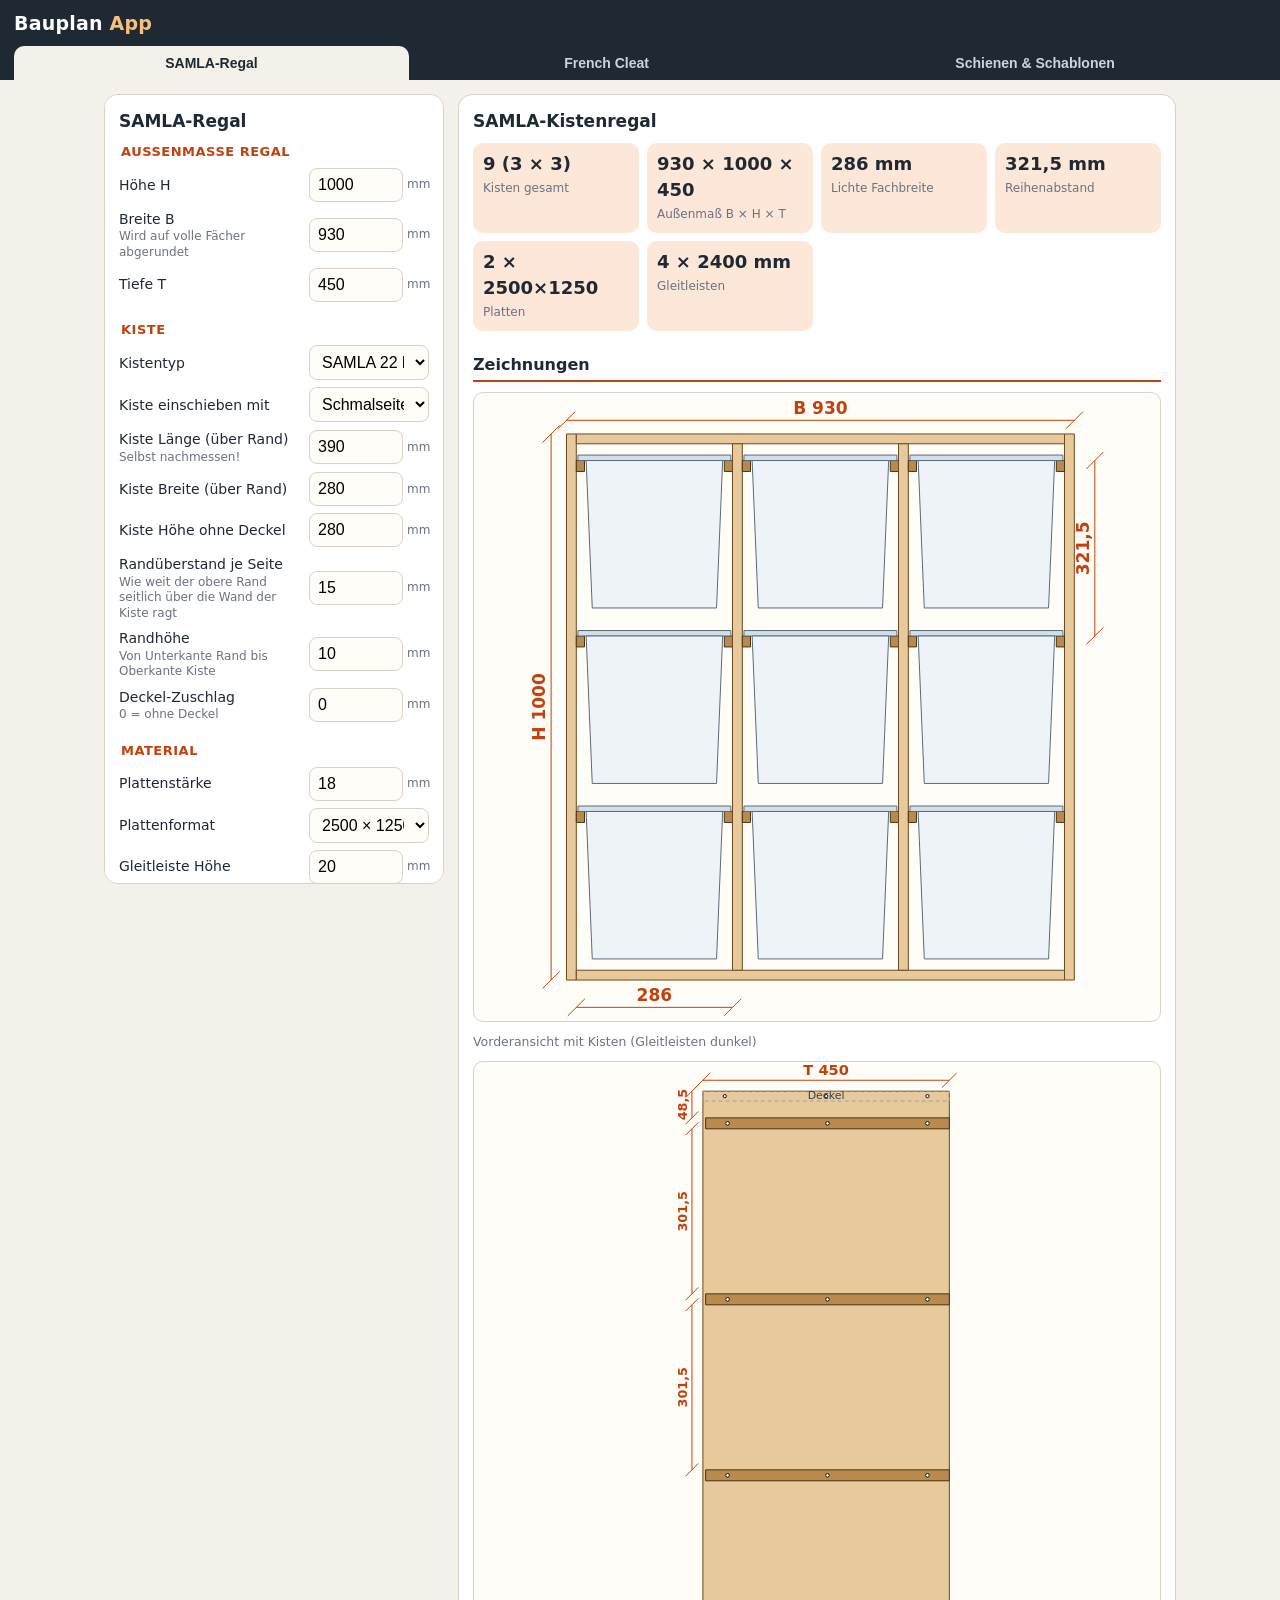
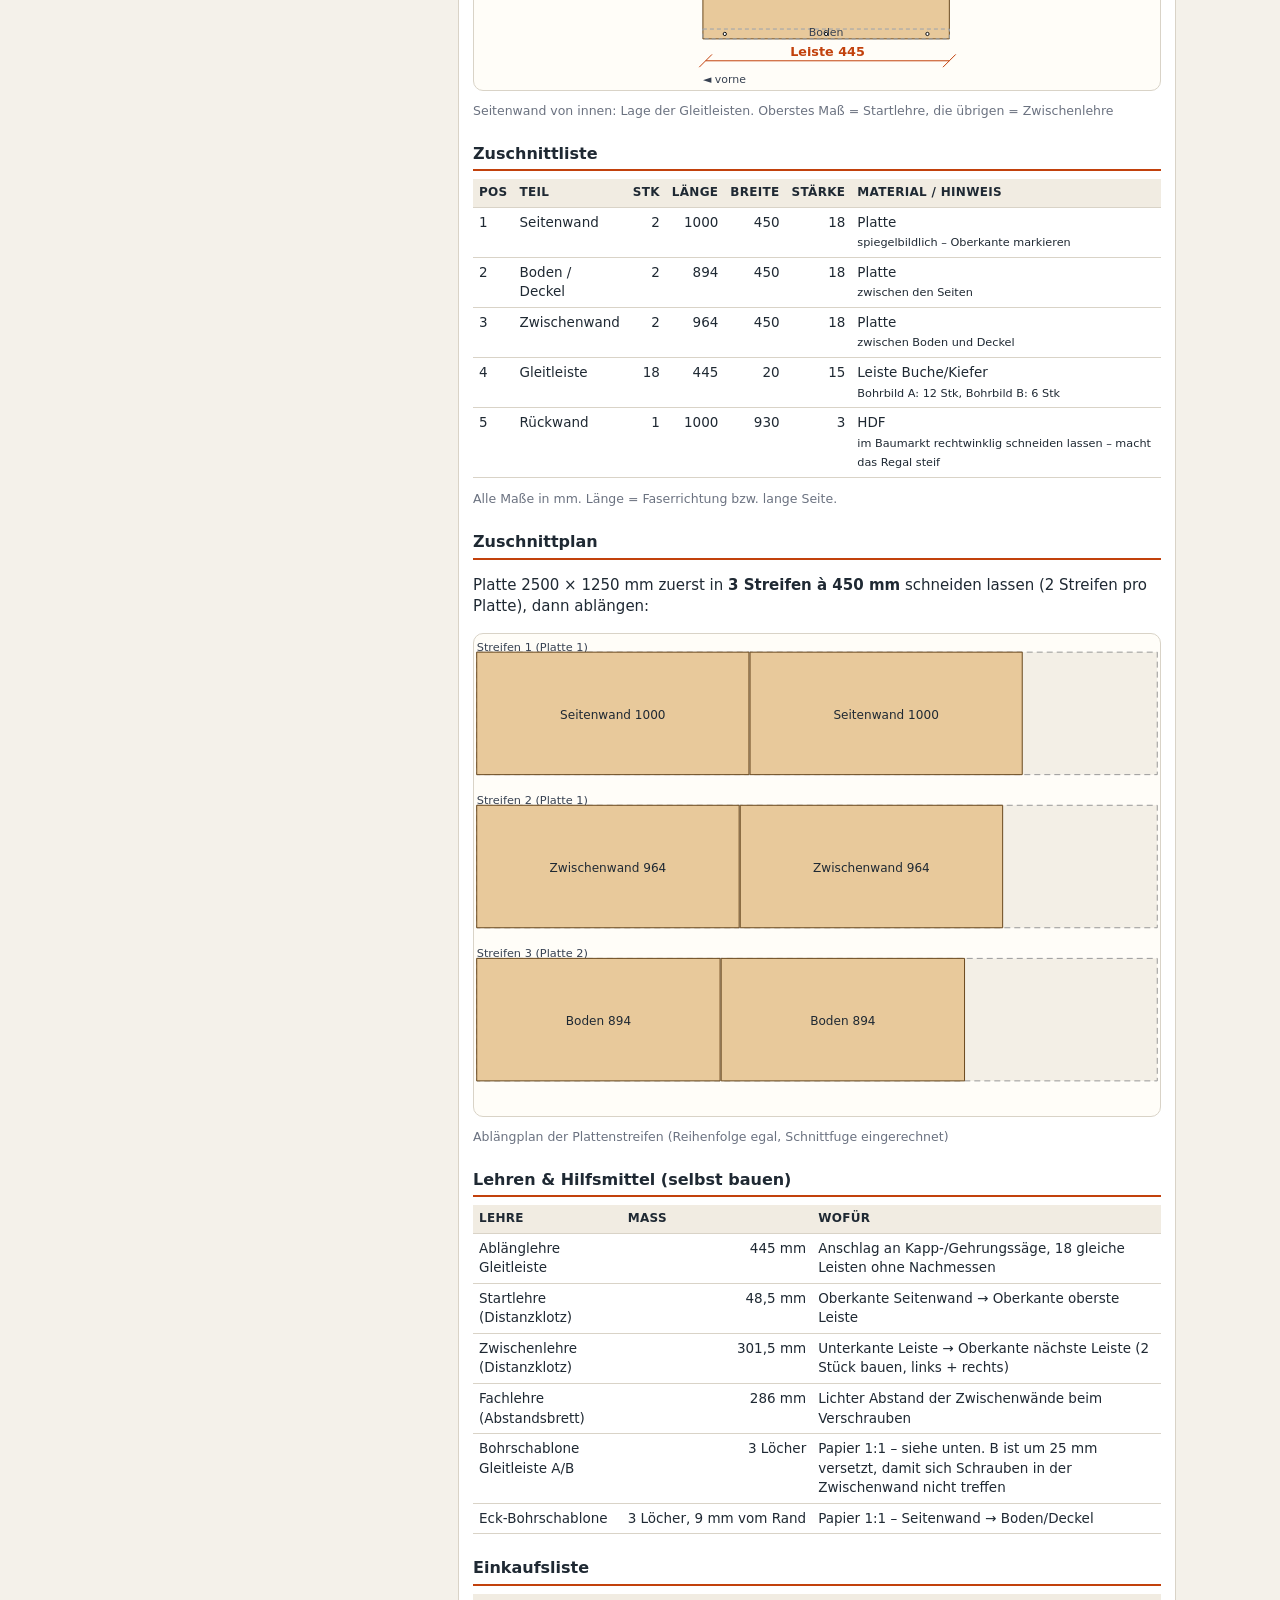
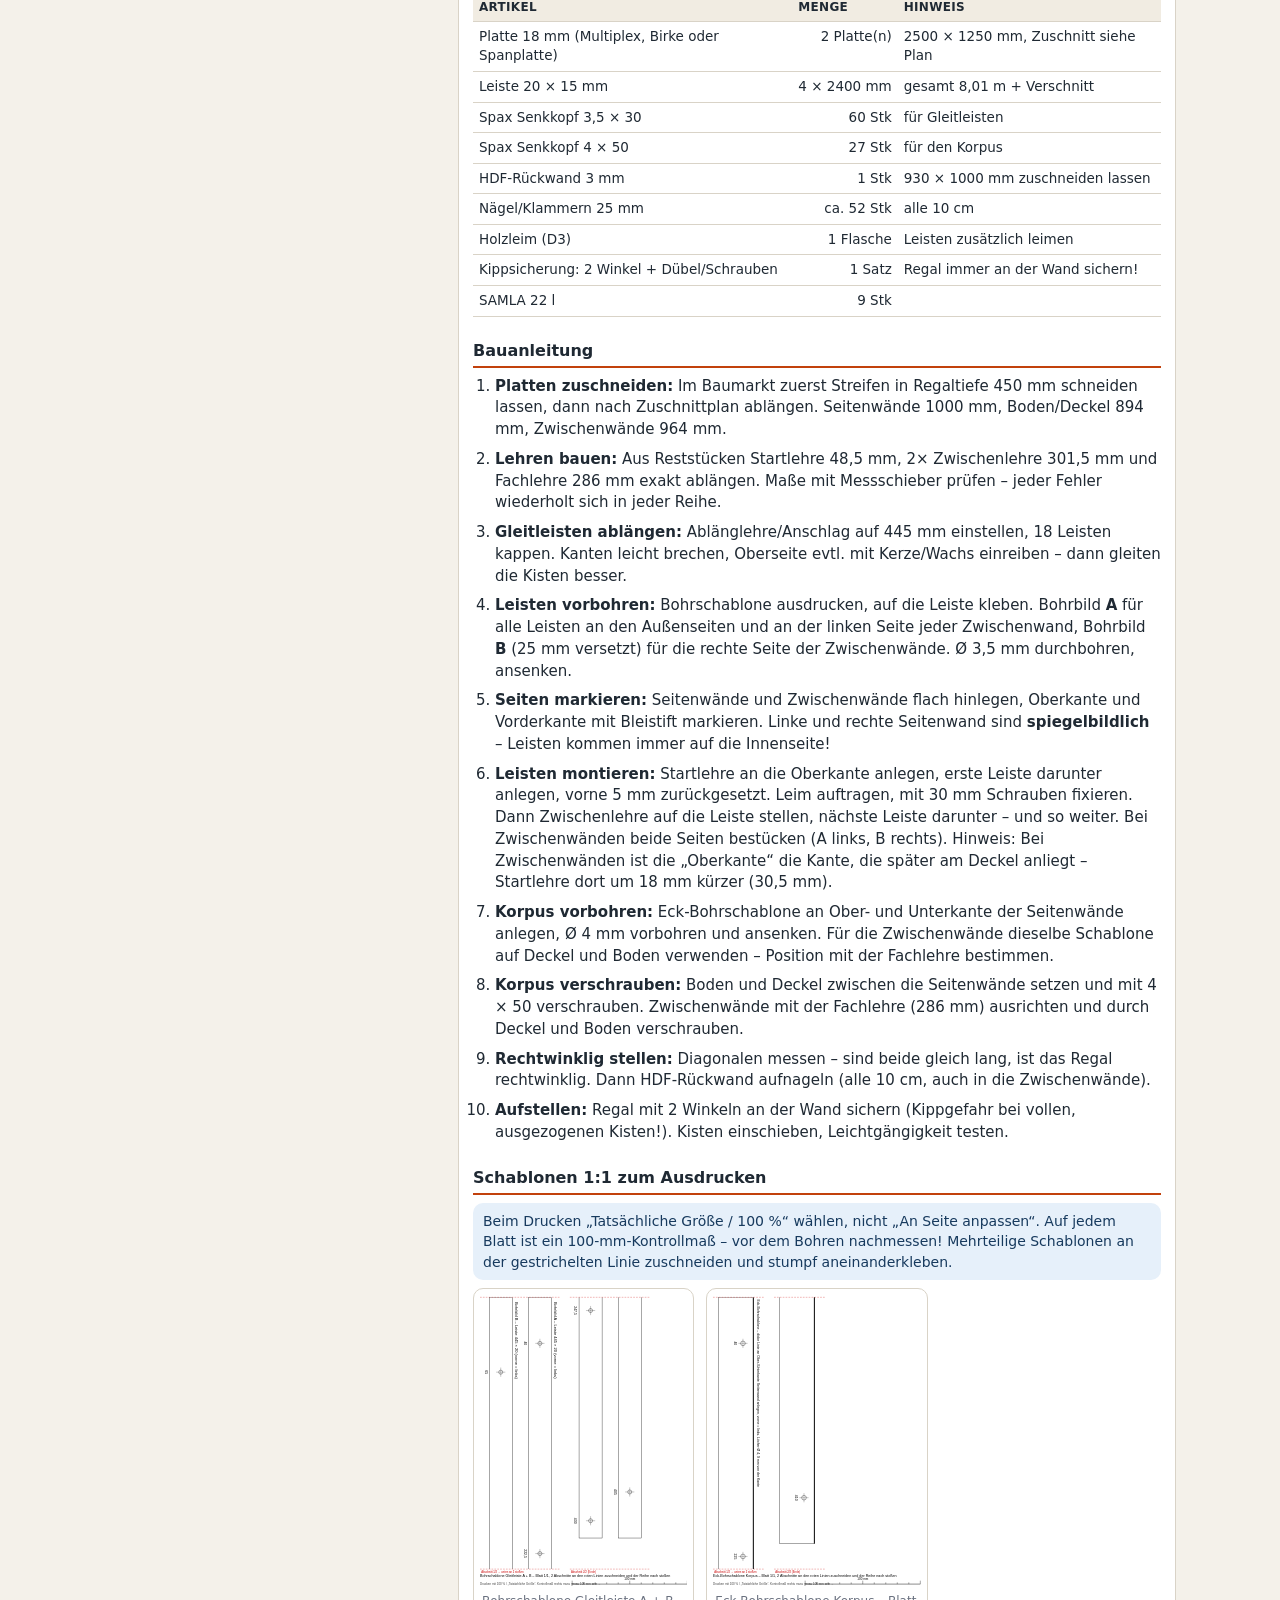
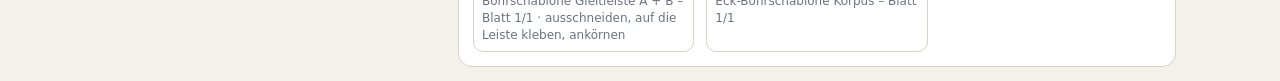
<file: bauplan/index.html>
<!DOCTYPE html>
<html lang="de">
<head>
<meta charset="UTF-8">
<meta name="viewport" content="width=device-width, initial-scale=1, viewport-fit=cover">
<meta name="apple-mobile-web-app-capable" content="yes">
<meta name="apple-mobile-web-app-title" content="Bauplan">
<meta name="theme-color" content="#1f2933">
<title>Bauplan App</title>
<style>
:root {
  --bg: #f4f1ea;
  --card: #ffffff;
  --ink: #1f2933;
  --muted: #6b7280;
  --line: #d9d3c7;
  --wood: #e8c99b;
  --wood-dark: #b98a4e;
  --accent: #c2410c;
  --accent-soft: #fde7d9;
  --warn-bg: #fff4d6;
  --warn-ink: #7a4b00;
  --err-bg: #fde2e2;
  --err-ink: #8a1c1c;
}
* { box-sizing: border-box; }
html, body { margin: 0; }
body {
  font-family: system-ui, -apple-system, "Segoe UI", Roboto, sans-serif;
  background: var(--bg);
  color: var(--ink);
  font-size: 15px;
  line-height: 1.45;
  padding-bottom: env(safe-area-inset-bottom);
}
header {
  position: sticky; top: 0; z-index: 10;
  background: var(--ink); color: #fff;
  padding: calc(env(safe-area-inset-top) + 10px) 14px 0;
}
header h1 { margin: 0 0 8px; font-size: 19px; letter-spacing: .2px; }
header h1 span { color: #fbbf77; }
nav.tabs { display: flex; gap: 4px; overflow-x: auto; }
nav.tabs button {
  flex: 1 0 auto; border: 0; background: transparent; color: #cbd5e1;
  padding: 9px 12px; font-size: 14px; font-weight: 600; border-radius: 10px 10px 0 0; cursor: pointer;
}
nav.tabs button.active { background: var(--bg); color: var(--ink); }
main { max-width: 1100px; margin: 0 auto; padding: 14px; }
.tool { display: none; }
.tool.active { display: grid; grid-template-columns: minmax(0, 1fr); gap: 14px; }
.tool.active > * { min-width: 0; }
@media (min-width: 900px) {
  .tool.active { grid-template-columns: 340px minmax(0, 1fr); align-items: start; }
  .inputs { position: sticky; top: 92px; max-height: calc(100vh - 110px); overflow: auto; }
}
.card { background: var(--card); border: 1px solid var(--line); border-radius: 14px; padding: 14px; }
.inputs h2, .out h2 { margin: 0 0 10px; font-size: 17px; }
.out h3 { margin: 22px 0 8px; font-size: 16px; border-bottom: 2px solid var(--accent); padding-bottom: 4px; }
fieldset { border: 0; padding: 0; margin: 0 0 12px; }
legend { font-weight: 700; font-size: 13px; text-transform: uppercase; letter-spacing: .5px; color: var(--accent); margin-bottom: 6px; }
.field { display: grid; grid-template-columns: minmax(0, 1fr) 120px; align-items: center; gap: 8px; margin-bottom: 7px; }
.field label { font-size: 14px; }
.field small { display: block; color: var(--muted); font-size: 12px; line-height: 1.3; }
.field .ctl { display: flex; align-items: center; gap: 4px; }
.field input[type=number], .field select {
  width: 100%; font-size: 16px; padding: 7px 8px; border: 1px solid var(--line); border-radius: 8px; background: #fffdf8;
}
.field select { grid-column: auto; }
.field.wide { grid-template-columns: 1fr; }
.field .unit { color: var(--muted); font-size: 12px; min-width: 22px; }
button.btn {
  border: 0; background: var(--accent); color: #fff; font-weight: 700; font-size: 15px;
  padding: 11px 14px; border-radius: 10px; cursor: pointer; width: 100%;
}
button.btn.sec { background: #e5e0d4; color: var(--ink); }
button.small { padding: 6px 9px; font-size: 13px; width: auto; }
.summary { display: grid; grid-template-columns: repeat(auto-fill, minmax(140px, 1fr)); gap: 8px; }
.kpi { background: var(--accent-soft); border-radius: 10px; padding: 8px 10px; }
.kpi b { display: block; font-size: 18px; }
.kpi span { font-size: 12px; color: var(--muted); }
.msg { border-radius: 10px; padding: 8px 10px; margin: 8px 0; font-size: 14px; }
.msg.warn { background: var(--warn-bg); color: var(--warn-ink); }
.msg.err { background: var(--err-bg); color: var(--err-ink); font-weight: 600; }
.msg.info { background: #e6f0fa; color: #173a5e; }
table { width: 100%; border-collapse: collapse; font-size: 13.5px; }
th, td { text-align: left; padding: 5px 6px; border-bottom: 1px solid var(--line); vertical-align: top; }
th { background: #f1ece2; font-size: 12px; text-transform: uppercase; letter-spacing: .3px; }
td.n, th.n { text-align: right; white-space: nowrap; font-variant-numeric: tabular-nums; }
.tablewrap { overflow-x: auto; }
ol.steps { padding-left: 22px; margin: 0; }
ol.steps li { margin-bottom: 8px; }
figure.drw { margin: 10px 0; }
figure.drw svg { width: 100%; height: auto; max-height: 70vh; background: #fffdf8; border: 1px solid var(--line); border-radius: 10px; }
figure.drw figcaption { font-size: 12.5px; color: var(--muted); margin-top: 4px; }
.drw svg * { vector-effect: non-scaling-stroke; }
.drw .wood { fill: var(--wood); stroke: #6b4a1f; stroke-width: 1; }
.drw .wood2 { fill: var(--wood-dark); stroke: #4a3213; stroke-width: 1; }
.drw .box { fill: #eef3f7; stroke: #5b6b7a; stroke-width: 1; }
.drw .boxrim { fill: #d4dee8; stroke: #5b6b7a; stroke-width: 1; }
.drw .ghost { fill: none; stroke: #9aa3ad; stroke-width: 1; stroke-dasharray: 4 3; }
.drw .wall { fill: #ddd6c9; stroke: none; }
.drw .dim line { stroke: var(--accent); stroke-width: 1; }
.drw .dim text { fill: var(--accent); font-weight: 600; }
.drw text { font-family: system-ui, sans-serif; fill: var(--ink); }
.drw .lbl { fill: #374151; }
.drw .hole { fill: #fff; stroke: #111; stroke-width: 1; }
.drw .mod { fill: #f6e3c4; stroke: #6b4a1f; stroke-width: 1; }
.drw .modbad { fill: #fbd0d0; stroke: #8a1c1c; stroke-width: 1; }
.tpls { display: grid; grid-template-columns: repeat(auto-fill, minmax(220px, 1fr)); gap: 12px; }
.tpl { background: #fff; border: 1px solid var(--line); border-radius: 10px; padding: 6px; }
.tpl svg.tile { width: 100%; height: auto; display: block; }
.tpl p { margin: 4px 2px 0; font-size: 12px; color: var(--muted); }
.modrow { display: grid; grid-template-columns: minmax(0, 1fr) 40px 54px 54px 54px 28px; gap: 4px; align-items: center; margin-bottom: 5px; }
.modrow input, .modrow select { width: 100%; min-width: 0; font-size: 15px; padding: 6px 4px; border: 1px solid var(--line); border-radius: 7px; background: #fffdf8; }
.modhead { font-size: 11px; color: var(--muted); text-transform: uppercase; }
.modrow button { border: 0; background: #eee5d6; border-radius: 7px; padding: 6px 0; cursor: pointer; }
.printhead { display: none; }
.note { font-size: 12.5px; color: var(--muted); }
.actions { display: grid; gap: 8px; margin-top: 10px; }

@media print {
  @page { size: A4; margin: 10mm; }
  body { background: #fff; font-size: 11pt; }
  header, .inputs, .noprint { display: none !important; }
  main { padding: 0; max-width: none; }
  .tool.active { display: block; }
  .card { border: 0; padding: 0; }
  .printhead { display: block; font-size: 20pt; font-weight: 800; margin-bottom: 4mm; }
  .out h3 { break-after: avoid; }
  table, figure.drw, .kpi, ol.steps li { break-inside: avoid; }
  figure.drw svg { max-height: 240mm; border: 0; }
  .tpls { display: block; }
  .tpl { break-before: page; border: 0; padding: 0; }
  .tpl svg.tile { width: 180mm !important; height: 255mm !important; }
  .tpl p { display: none; }
  .kpi { border: 1px solid #ccc; }
}
</style>
</head>
<body>
<header>
  <h1>Bauplan <span>App</span></h1>
  <nav class="tabs" id="tabs"></nav>
</header>
<main id="main"></main>

<script>
'use strict';
/* =====================================================================
   Bauplan App
   Ein Tool = { id, title, fields[], compute(values) -> plan }
   plan = { title, kpis[], msgs[], drawings[], parts[], buy[], jigs[],
            steps[], templates[], extraHtml }
   Alle Maße in Millimeter.
   ===================================================================== */

/* ---------- Hilfsfunktionen ---------- */
const esc = s => String(s).replace(/[&<>"]/g, c => ({ '&': '&amp;', '<': '&lt;', '>': '&gt;', '"': '&quot;' }[c]));
const r05 = x => Math.round(x * 2) / 2;
const num = x => { const r = r05(x); return (Number.isInteger(r) ? String(r) : r.toFixed(1)).replace('.', ','); };
const mm = x => num(x) + ' mm';
const cm2m = x => (Math.round(x / 10) / 100).toFixed(2).replace('.', ',') + ' m';
const sum = a => a.reduce((s, x) => s + x, 0);
const clamp = (x, a, b) => Math.min(b, Math.max(a, x));
const STD_SCREW_LEN = [12, 16, 20, 25, 30, 35, 40, 45, 50, 60, 70, 80];

/* ---------- SVG-Bausteine ---------- */
const S = {
  rect: (x, y, w, h, a = '') => `<rect x="${x}" y="${y}" width="${Math.max(0, w)}" height="${Math.max(0, h)}" ${a}/>`,
  line: (x1, y1, x2, y2, a = '') => `<line x1="${x1}" y1="${y1}" x2="${x2}" y2="${y2}" ${a}/>`,
  poly: (pts, a = '') => `<polygon points="${pts.map(p => p.join(',')).join(' ')}" ${a}/>`,
  pline: (pts, a = '') => `<polyline points="${pts.map(p => p.join(',')).join(' ')}" fill="none" ${a}/>`,
  circle: (x, y, r, a = '') => `<circle cx="${x}" cy="${y}" r="${r}" ${a}/>`,
  text: (x, y, t, a = '') => `<text x="${x}" y="${y}" ${a}>${esc(t)}</text>`,
};
// Maßkette horizontal (y = Höhe der Maßlinie)
function dimH(x1, x2, y, label, fs) {
  const t = fs * 0.5;
  return `<g class="dim">${S.line(x1, y, x2, y)}${S.line(x1 - t, y + t, x1 + t, y - t)}${S.line(x2 - t, y + t, x2 + t, y - t)}` +
    S.text((x1 + x2) / 2, y - fs * 0.35, label, `font-size="${fs}" text-anchor="middle"`) + `</g>`;
}
// Maßkette vertikal (x = Lage der Maßlinie)
function dimV(y1, y2, x, label, fs) {
  const t = fs * 0.5, cy = (y1 + y2) / 2;
  return `<g class="dim">${S.line(x, y1, x, y2)}${S.line(x - t, y1 + t, x + t, y1 - t)}${S.line(x - t, y2 + t, x + t, y2 - t)}` +
    `<text x="${x - fs * 0.35}" y="${cy}" font-size="${fs}" text-anchor="middle" transform="rotate(-90 ${x - fs * 0.35} ${cy})">${esc(label)}</text></g>`;
}
function drawing(vx, vy, vw, vh, inner, caption) {
  return `<figure class="drw"><svg viewBox="${vx} ${vy} ${vw} ${vh}" xmlns="http://www.w3.org/2000/svg">${inner}</svg>` +
    (caption ? `<figcaption>${esc(caption)}</figcaption>` : '') + `</figure>`;
}

/* ---------- 1:1-Schablonen (auf A4 gekachelt) ---------- */
// Eine Schablone: { title, w, h, body (SVG in mm, Ursprung 0/0), hint }
let clipSeq = 0;
const TILE_W = 180, TILE_H = 240, FOOT = 15;
function holeMark(x, y, d) {
  const r = d / 2, c = Math.max(4, d * 0.8);
  return S.circle(x, y, r, 'fill="none" stroke="#000" stroke-width="0.3"') +
    S.line(x - c, y, x + c, y, 'stroke="#000" stroke-width="0.2"') + S.line(x, y - c, x, y + c, 'stroke="#000" stroke-width="0.2"');
}
function tileFooter(title, sub) {
  const fy = TILE_H + 4;
  let svg = S.text(0, fy + 1, title + (sub ? ' – ' + sub : ''), 'font-size="3.2" font-family="sans-serif" fill="#000"');
  svg += S.text(0, fy + 8, 'Drucken mit 100 % / „Tatsächliche Größe“. Kontrollmaß rechts muss genau 100 mm sein →', 'font-size="2.6" font-family="sans-serif" fill="#444"');
  const bx = TILE_W - 100, by = fy + 7;
  svg += S.line(bx, by, bx + 100, by, 'stroke="#000" stroke-width="0.4"');
  for (let i = 0; i <= 10; i++) svg += S.line(bx + i * 10, by - (i % 5 ? 1.5 : 3), bx + i * 10, by, 'stroke="#000" stroke-width="0.3"');
  svg += S.text(bx + 50, by - 3.6, '100 mm', 'font-size="2.6" text-anchor="middle" font-family="sans-serif"');
  return svg;
}
const tileOpen = () => `<svg class="tile" xmlns="http://www.w3.org/2000/svg" width="${TILE_W}mm" height="${TILE_H + FOOT}mm" viewBox="0 0 ${TILE_W} ${TILE_H + FOOT}"><rect x="0" y="0" width="${TILE_W}" height="${TILE_H + FOOT}" fill="#fff"/>`;
// Lange, schmale Schablonen: in Abschnitte teilen, um 90° drehen und nebeneinander auf eine Seite setzen
function renderStrips(t) {
  const segLen = TILE_H - 4, colW = t.h + 8;
  const nSeg = Math.ceil(t.w / segLen), perPage = Math.max(1, Math.floor(TILE_W / colW));
  const pages = Math.ceil(nSeg / perPage);
  let out = '';
  for (let pg = 0; pg < pages; pg++) {
    let svg = tileOpen();
    for (let j = 0; j < perPage; j++) {
      const k = pg * perPage + j;
      if (k >= nSeg) break;
      const x0 = k * segLen, id = 'clp' + (++clipSeq), cx = j * colW;
      // (x,y) -> (cx + t.h - y, x - x0 + 2): Länge läuft nach unten
      svg += `<g transform="matrix(0 1 -1 0 ${cx + t.h} ${2 - x0})"><defs><clipPath id="${id}"><rect x="${x0}" y="-5" width="${segLen}" height="${t.h + 10}"/></clipPath></defs><g clip-path="url(#${id})" font-family="sans-serif">${t.body}</g></g>`;
      svg += S.line(cx, 2, cx + t.h, 2, 'stroke="#c00" stroke-width="0.25" stroke-dasharray="1.5 1"');
      svg += S.line(cx, 2 + segLen, cx + t.h, 2 + segLen, 'stroke="#c00" stroke-width="0.25" stroke-dasharray="1.5 1"');
      svg += S.text(cx + 1, 2 + segLen + 3.5, `Abschnitt ${k + 1}/${nSeg}${k < nSeg - 1 ? ' → unten an ' + (k + 2) + ' stoßen' : ' (Ende)'}`, 'font-size="2.4" font-family="sans-serif" fill="#c00"');
    }
    svg += tileFooter(t.title, `Blatt ${pg + 1}/${pages}, ${nSeg} Abschnitte an den roten Linien zuschneiden und der Reihe nach stoßen`) + '</svg>';
    out += `<div class="tpl">${svg}<p>${esc(t.title)} – Blatt ${pg + 1}/${pages}${t.hint && pg === 0 ? ' · ' + esc(t.hint) : ''}</p></div>`;
  }
  return out;
}
function renderTemplate(t) {
  if (t.w > TILE_W && t.h + 8 <= TILE_W) return renderStrips(t);
  const cols = Math.max(1, Math.ceil(t.w / TILE_W)), rows = Math.max(1, Math.ceil(t.h / TILE_H));
  const total = cols * rows;
  let out = '', k = 0;
  for (let r = 0; r < rows; r++) for (let c = 0; c < cols; c++) {
    k++;
    const x0 = c * TILE_W, y0 = r * TILE_H, id = 'clp' + (++clipSeq);
    const multi = total > 1;
    let svg = `<svg class="tile" xmlns="http://www.w3.org/2000/svg" width="${TILE_W}mm" height="${TILE_H + FOOT}mm" viewBox="0 0 ${TILE_W} ${TILE_H + FOOT}">`;
    svg += `<defs><clipPath id="${id}"><rect x="${x0}" y="${y0}" width="${TILE_W}" height="${TILE_H}"/></clipPath></defs>`;
    svg += `<rect x="0" y="0" width="${TILE_W}" height="${TILE_H + FOOT}" fill="#fff"/>`;
    svg += `<g transform="translate(${-x0} ${-y0})" clip-path="url(#${id})" font-family="sans-serif">${t.body}</g>`;
    if (multi) {
      svg += `<rect x="0.2" y="0.2" width="${TILE_W - 0.4}" height="${TILE_H - 0.4}" fill="none" stroke="#999" stroke-width="0.25" stroke-dasharray="3 2"/>`;
      if (c < cols - 1) svg += S.text(TILE_W - 2, TILE_H / 2, `→ Teil ${k + 1}`, 'font-size="4" text-anchor="end" fill="#888"');
      if (r < rows - 1) svg += S.text(TILE_W / 2, TILE_H - 2, `↓ Teil ${k + cols}`, 'font-size="4" text-anchor="middle" fill="#888"');
    }
    svg += tileFooter(t.title, multi ? `Teil ${k}/${total} (Zeile ${r + 1}, Spalte ${c + 1}) an gestrichelter Linie stoßen` : '');
    svg += `</svg>`;
    out += `<div class="tpl">${svg}<p>${esc(t.title)}${multi ? ` – Teil ${k}/${total}` : ''}${t.hint && k === 1 ? ' · ' + esc(t.hint) : ''}</p></div>`;
  }
  return out;
}

/* ---------- Zuschnitt-Optimierung (First Fit Decreasing) ---------- */
function packLengths(items, binLen, kerf) {
  const sorted = items.slice().sort((a, b) => b.len - a.len);
  const bins = [];
  for (const it of sorted) {
    if (it.len > binLen) { bins.push({ used: it.len, items: [it], over: true }); continue; }
    let bin = bins.find(b => !b.over && b.used + it.len <= binLen);
    if (!bin) { bin = { used: 0, items: [] }; bins.push(bin); }
    bin.items.push(it);
    bin.used += it.len + kerf;
  }
  return bins;
}
function stripPlanSvg(bins, binLen, stripW, perSheet, caption) {
  const gap = stripW * 0.25, fs = Math.max(18, binLen / 45);
  const H = bins.length * (stripW + gap) + fs * 1.5;
  let g = '';
  bins.forEach((b, i) => {
    const y = i * (stripW + gap) + fs * 1.2;
    const sheetNo = Math.floor(i / perSheet) + 1;
    g += S.text(0, y - 4, `Streifen ${i + 1} (Platte ${sheetNo})`, `font-size="${fs * 0.75}" class="lbl"`);
    g += S.rect(0, y, binLen, stripW, 'fill="#f3efe6" stroke="#999" stroke-dasharray="6 4"');
    let x = 0;
    for (const it of b.items) {
      g += S.rect(x, y, it.len, stripW, 'class="wood"');
      g += S.text(x + it.len / 2, y + stripW / 2 + fs * 0.35, `${it.label} ${num(it.len)}`, `font-size="${fs * 0.8}" text-anchor="middle"`);
      x += it.len + 4;
    }
  });
  return drawing(-10, 0, binLen + 20, H, g, caption);
}

/* ---------- Generische Ausgabe ---------- */
function partsTable(parts) {
  if (!parts.length) return '';
  let h = '<div class="tablewrap"><table><tr><th>Pos</th><th>Teil</th><th class="n">Stk</th><th class="n">Länge</th><th class="n">Breite</th><th class="n">Stärke</th><th>Material / Hinweis</th></tr>';
  parts.forEach((p, i) => {
    h += `<tr><td>${i + 1}</td><td>${esc(p.name)}</td><td class="n">${p.qty}</td><td class="n">${p.l != null ? num(p.l) : '–'}</td>` +
      `<td class="n">${p.b != null ? num(p.b) : '–'}</td><td class="n">${p.t != null ? num(p.t) : '–'}</td><td>${esc(p.mat || '')}${p.note ? '<br><small>' + esc(p.note) + '</small>' : ''}</td></tr>`;
  });
  return h + '</table></div><p class="note">Alle Maße in mm. Länge = Faserrichtung bzw. lange Seite.</p>';
}
function listTable(rows, head) {
  if (!rows.length) return '';
  let h = `<div class="tablewrap"><table><tr>${head.map(x => `<th>${esc(x)}</th>`).join('')}</tr>`;
  rows.forEach(r => { h += '<tr>' + r.map((c, i) => `<td${i === 1 ? ' class="n"' : ''}>${esc(c)}</td>`).join('') + '</tr>'; });
  return h + '</table></div>';
}
function renderPlan(plan) {
  let h = `<div class="printhead">${esc(plan.title)}</div>`;
  h += `<h2 class="noprint">${esc(plan.title)}</h2>`;
  if (plan.kpis && plan.kpis.length) h += '<div class="summary">' + plan.kpis.map(k => `<div class="kpi"><b>${esc(k[1])}</b><span>${esc(k[0])}</span></div>`).join('') + '</div>';
  (plan.msgs || []).forEach(m => { h += `<div class="msg ${m[0]}">${esc(m[1])}</div>`; });
  if (plan.fatal) return h;
  if (plan.drawings && plan.drawings.length) h += '<h3>Zeichnungen</h3>' + plan.drawings.join('');
  if (plan.parts && plan.parts.length) h += '<h3>Zuschnittliste</h3>' + partsTable(plan.parts);
  if (plan.cutplan) h += '<h3>Zuschnittplan</h3>' + plan.cutplan;
  if (plan.jigs && plan.jigs.length) h += '<h3>Lehren &amp; Hilfsmittel (selbst bauen)</h3>' + listTable(plan.jigs, ['Lehre', 'Maß', 'Wofür']);
  if (plan.buy && plan.buy.length) h += '<h3>Einkaufsliste</h3>' + listTable(plan.buy, ['Artikel', 'Menge', 'Hinweis']);
  if (plan.steps && plan.steps.length) h += '<h3>Bauanleitung</h3><ol class="steps">' + plan.steps.map(s => `<li>${s}</li>`).join('') + '</ol>';
  if (plan.extraHtml) h += plan.extraHtml;
  if (plan.templates && plan.templates.length) {
    h += '<h3>Schablonen 1:1 zum Ausdrucken</h3><div class="msg info noprint">Beim Drucken „Tatsächliche Größe / 100 %“ wählen, nicht „An Seite anpassen“. Auf jedem Blatt ist ein 100-mm-Kontrollmaß – vor dem Bohren nachmessen! Mehrteilige Schablonen an der gestrichelten Linie zuschneiden und stumpf aneinanderkleben.</div>';
    h += '<div class="tpls">' + plan.templates.map(renderTemplate).join('') + '</div>';
  }
  return h;
}

/* =====================================================================
   TOOL 1: SAMLA-Kistenregal
   ===================================================================== */
const SAMLA = {
  '5': { name: 'SAMLA 5 l', L: 280, W: 190, H: 140 },
  '11': { name: 'SAMLA 11 l', L: 390, W: 280, H: 140 },
  '22': { name: 'SAMLA 22 l', L: 390, W: 280, H: 280 },
  '45': { name: 'SAMLA 45 l', L: 570, W: 390, H: 280 },
  '65': { name: 'SAMLA 65 l', L: 570, W: 390, H: 420 },
  '130': { name: 'SAMLA 130 l', L: 790, W: 570, H: 430 },
  'custom': { name: 'Eigene Kiste' },
};
const SHEETS = { '2500x1250': [2500, 1250], '2800x2070': [2800, 2070], '2440x1220': [2440, 1220], '2050x1250': [2050, 1250] };

const toolSamla = {
  id: 'samla',
  title: 'SAMLA-Regal',
  fields: [
    { g: 'Außenmaße Regal', id: 'H', label: 'Höhe H', def: 1000, unit: 'mm' },
    { g: 'Außenmaße Regal', id: 'B', label: 'Breite B', def: 930, unit: 'mm', help: 'Wird auf volle Fächer abgerundet' },
    { g: 'Außenmaße Regal', id: 'T', label: 'Tiefe T', def: 450, unit: 'mm' },
    { g: 'Kiste', id: 'box', label: 'Kistentyp', type: 'select', def: '22', options: Object.entries(SAMLA).map(([k, v]) => [k, v.name]),
      onchange: (v, set) => { const b = SAMLA[v]; if (b && b.L) { set('boxL', b.L); set('boxW', b.W); set('boxH', b.H); } } },
    { g: 'Kiste', id: 'orient', label: 'Kiste einschieben mit', type: 'select', def: 'short', options: [['short', 'Schmalseite vorne'], ['long', 'Längsseite vorne']] },
    { g: 'Kiste', id: 'boxL', label: 'Kiste Länge (über Rand)', def: 390, unit: 'mm', help: 'Selbst nachmessen!' },
    { g: 'Kiste', id: 'boxW', label: 'Kiste Breite (über Rand)', def: 280, unit: 'mm' },
    { g: 'Kiste', id: 'boxH', label: 'Kiste Höhe ohne Deckel', def: 280, unit: 'mm' },
    { g: 'Kiste', id: 'o', label: 'Randüberstand je Seite', def: 15, unit: 'mm', help: 'Wie weit der obere Rand seitlich über die Wand der Kiste ragt' },
    { g: 'Kiste', id: 'rimT', label: 'Randhöhe', def: 10, unit: 'mm', help: 'Von Unterkante Rand bis Oberkante Kiste' },
    { g: 'Kiste', id: 'lid', label: 'Deckel-Zuschlag', def: 0, unit: 'mm', help: '0 = ohne Deckel' },
    { g: 'Material', id: 's', label: 'Plattenstärke', def: 18, unit: 'mm' },
    { g: 'Material', id: 'sheet', label: 'Plattenformat', type: 'select', def: '2500x1250', options: Object.keys(SHEETS).map(k => [k, k.replace('x', ' × ') + ' mm']) },
    { g: 'Material', id: 'rh', label: 'Gleitleiste Höhe', def: 20, unit: 'mm' },
    { g: 'Material', id: 'p', label: 'Gleitleiste Stärke', def: 15, unit: 'mm', help: 'Wie weit die Leiste von der Wand absteht' },
    { g: 'Material', id: 'stock', label: 'Leisten-Lagerlänge', def: 2400, unit: 'mm' },
    { g: 'Material', id: 'back', label: 'Rückwand', type: 'select', def: 'hdf', options: [['hdf', 'HDF 3 mm aufgenagelt'], ['none', 'keine (Anschlagklötze)']] },
    { g: 'Spiel & Luft', id: 'spiel', label: 'Seitliches Spiel Kiste', def: 6, unit: 'mm' },
    { g: 'Spiel & Luft', id: 'gap', label: 'Mind. Luft zwischen Kisten', def: 20, unit: 'mm' },
    { g: 'Spiel & Luft', id: 'kerf', label: 'Schnittbreite Säge', def: 3, unit: 'mm' },
  ],
  compute(v) {
    const msgs = [], plan = { title: 'SAMLA-Kistenregal', msgs };
    const s = v.s, rimW = v.orient === 'short' ? Math.min(v.boxL, v.boxW) : Math.max(v.boxL, v.boxW);
    const rimD = v.orient === 'short' ? Math.max(v.boxL, v.boxW) : Math.min(v.boxL, v.boxW);
    const C = rimW + v.spiel;                       // lichte Fachbreite
    const pMax = v.o + (v.spiel - 4) / 2;           // max. Leistenstärke, damit Kistenkörper durchpasst
    let p = v.p;
    if (p > pMax) { p = Math.floor(pMax); msgs.push(['warn', `Gleitleiste auf ${p} mm Stärke reduziert – sonst klemmt der Kistenkörper zwischen den Leisten (Randüberstand ${v.o} mm).`]); }
    const auflage = p - v.spiel / 2;
    if (auflage < 6) msgs.push(['warn', `Der Kistenrand liegt nur ${num(auflage)} mm auf der Leiste auf. Randüberstand nachmessen oder seitliches Spiel verkleinern.`]);
    const Hi = v.H - 2 * s, Bi = v.B - 2 * s;
    const nC = Math.floor((Bi + s) / (C + s));
    const slotMin = v.boxH + v.lid + v.gap;
    const nR = Math.floor(Hi / slotMin);
    if (nC < 1) { msgs.push(['err', `Breite zu klein: Für eine Kiste braucht das Regal mindestens ${mm(C + 2 * s)} Breite.`]); plan.fatal = true; return plan; }
    if (nR < 1) { msgs.push(['err', `Höhe zu klein: Für eine Reihe braucht das Regal mindestens ${mm(slotMin + 2 * s)} Höhe.`]); plan.fatal = true; return plan; }
    const Beff = nC * C + (nC - 1) * s + 2 * s;
    if (v.B - Beff > 0.4) msgs.push(['info', `Breite auf ${mm(Beff)} angepasst (${nC} Fächer à ${mm(C)} lichte Breite). Für ein weiteres Fach wäre B = ${mm(Beff + C + s)} nötig.`]);
    const back = v.back === 'hdf' ? 3 : 0;
    const setback = 5;
    const L = v.T - setback;                        // Leistenlänge
    if (L < rimD) msgs.push(['warn', `Kiste (${mm(rimD)} tief) ragt ${mm(rimD - L)} über die Leisten nach vorne hinaus. Tiefe T auf mindestens ${mm(rimD + setback)} erhöhen.`]);
    if (v.T > rimD + 80) msgs.push(['info', `Die Kiste sitzt ${mm(v.T - rimD)} hinter der Vorderkante – Griff ist evtl. schlecht erreichbar. Passende Tiefe wäre ca. ${mm(rimD + 20)}.`]);

    // Reihen gleichmäßig verteilen
    const P = Hi / nR;
    const c = (P - v.boxH - v.lid) / 2;
    const rows = [];
    for (let i = 0; i < nR; i++) {
      const slotTop = Hi - i * P;                   // von Oberkante Boden (innen) gemessen
      const railTop = slotTop - c - v.lid - v.rimT;
      rows.push({ railTop, railBot: railTop - v.rh, fromPanelTop: v.H - s - railTop });
    }
    const startLehre = rows[0].fromPanelTop;        // Oberkante Seitenwand -> Oberkante 1. Leiste
    const zwLehre = P - v.rh;                       // Unterkante Leiste -> Oberkante nächste Leiste

    // Schrauben
    const holes = L > 350 ? [40, L / 2, L - 40] : [40, L - 40];
    const holesB = holes.map(x => x + 25);
    let screwLen = STD_SCREW_LEN.filter(l => l <= p + s - 3).pop() || 16;
    const railScrews = nR * nC * 2 * holes.length;
    const nJ = v.T < 300 ? 2 : v.T < 500 ? 3 : 4;
    const cornerHoles = nJ === 2 ? [40, v.T - 40] : Array.from({ length: nJ }, (_, i) => 40 + i * (v.T - 80) / (nJ - 1));
    const carcassScrews = (4 + (nC - 1) * 2) * nJ;

    // Teile
    const parts = [
      { name: 'Seitenwand', qty: 2, l: v.H, b: v.T, t: s, mat: 'Platte', note: 'spiegelbildlich – Oberkante markieren' },
      { name: 'Boden / Deckel', qty: 2, l: Beff - 2 * s, b: v.T, t: s, mat: 'Platte', note: 'zwischen den Seiten' },
    ];
    if (nC > 1) parts.push({ name: 'Zwischenwand', qty: nC - 1, l: Hi, b: v.T, t: s, mat: 'Platte', note: 'zwischen Boden und Deckel' });
    parts.push({ name: 'Gleitleiste', qty: nR * nC * 2, l: L, b: v.rh, t: p, mat: 'Leiste Buche/Kiefer', note: `Bohrbild A: ${nR * (nC + 1)} Stk, Bohrbild B: ${nR * (nC - 1)} Stk` });
    if (back) parts.push({ name: 'Rückwand', qty: 1, l: v.H, b: Beff, t: 3, mat: 'HDF', note: 'im Baumarkt rechtwinklig schneiden lassen – macht das Regal steif' });
    else parts.push({ name: 'Anschlagklotz', qty: nR * nC, l: 40, b: v.rh, t: 15, mat: 'Leistenrest', note: 'hinten auf eine Gleitleiste je Fach' });

    // Zuschnittplan Platten (Streifen T)
    const [shL, shW] = SHEETS[v.sheet];
    const panelItems = [];
    parts.filter(x => x.mat === 'Platte').forEach(x => { for (let i = 0; i < x.qty; i++) panelItems.push({ len: x.l, label: x.name.split(' ')[0] }); });
    const perSheet = Math.floor((shW + v.kerf) / (v.T + v.kerf));
    let sheets = 0, cutplan = '';
    if (perSheet < 1) msgs.push(['err', `Tiefe ${mm(v.T)} ist breiter als die Platte (${mm(shW)}).`]);
    else {
      const bins = packLengths(panelItems, shL, v.kerf);
      if (bins.some(b => b.over)) msgs.push(['err', `Ein Teil ist länger als die Platte (${mm(shL)}). Größeres Plattenformat wählen.`]);
      sheets = Math.ceil(bins.length / perSheet);
      cutplan = `<p>Platte ${shL} × ${shW} mm zuerst in <b>${bins.length} Streifen à ${mm(v.T)}</b> schneiden lassen (${perSheet} Streifen pro Platte), dann ablängen:</p>` +
        stripPlanSvg(bins, shL, v.T, perSheet, 'Ablängplan der Plattenstreifen (Reihenfolge egal, Schnittfuge eingerechnet)');
    }
    const railBins = packLengths(Array.from({ length: nR * nC * 2 }, () => ({ len: L, label: 'L' })), v.stock, v.kerf);

    plan.kpis = [
      ['Kisten gesamt', `${nR * nC} (${nC} × ${nR})`],
      ['Außenmaß B × H × T', `${num(Beff)} × ${num(v.H)} × ${num(v.T)}`],
      ['Lichte Fachbreite', mm(C)],
      ['Reihenabstand', mm(P)],
      ['Platten', `${sheets} × ${shL}×${shW}`],
      ['Gleitleisten', `${railBins.length} × ${v.stock} mm`],
    ];

    // --- Zeichnung Vorderansicht ---
    const fs = Math.max(v.H, Beff) / 32;
    let g = '';
    g += S.rect(0, 0, s, v.H, 'class="wood"') + S.rect(Beff - s, 0, s, v.H, 'class="wood"');
    g += S.rect(s, 0, Beff - 2 * s, s, 'class="wood"') + S.rect(s, v.H - s, Beff - 2 * s, s, 'class="wood"');
    for (let j = 0; j < nC; j++) {
      const x0 = s + j * (C + s);
      if (j > 0) g += S.rect(x0 - s, s, s, Hi, 'class="wood"');
      rows.forEach(r => {
        const y = v.H - s - r.railTop;
        g += S.rect(x0, y, p, v.rh, 'class="wood2"') + S.rect(x0 + C - p, y, p, v.rh, 'class="wood2"');
        const bx = x0 + v.spiel / 2;
        if (v.lid) g += S.rect(bx - 2, y - v.rimT - v.lid, rimW + 4, v.lid, 'class="boxrim"');
        g += S.rect(bx, y - v.rimT, rimW, v.rimT, 'class="boxrim"');
        const bodyH = v.boxH - v.rimT, inset = v.o, taper = Math.min(12, rimW * 0.04);
        g += S.poly([[bx + inset, y], [bx + rimW - inset, y], [bx + rimW - inset - taper, y + bodyH], [bx + inset + taper, y + bodyH]], 'class="box"');
      });
      if (j === 0) g += dimH(x0, x0 + C, v.H + fs * 1.6, num(C), fs);
    }
    g += dimH(0, Beff, -fs * 0.8, `B ${num(Beff)}`, fs);
    g += dimV(0, v.H, -fs * 0.9, `H ${num(v.H)}`, fs);
    if (nR > 1) g += dimV(v.H - s - rows[0].railTop, v.H - s - rows[1].railTop, Beff + fs * 1.2, `${num(P)}`, fs);
    const front = drawing(-fs * 2.4, -fs * 2.4, Beff + fs * 4.4, v.H + fs * 4.8, g, 'Vorderansicht mit Kisten (Gleitleisten dunkel)');

    // --- Zeichnung Seitenwand (Innenseite) ---
    const fs2 = Math.max(v.H, v.T) / 30;
    let g2 = S.rect(0, 0, v.T, v.H, 'class="wood"');
    g2 += S.rect(0, 0, v.T, s, 'class="ghost"') + S.rect(0, v.H - s, v.T, s, 'class="ghost"');
    g2 += S.text(v.T / 2, s * 0.75, 'Deckel', `font-size="${fs2 * 0.6}" text-anchor="middle" class="lbl"`);
    g2 += S.text(v.T / 2, v.H - s * 0.25, 'Boden', `font-size="${fs2 * 0.6}" text-anchor="middle" class="lbl"`);
    rows.forEach((r, i) => {
      const y = r.fromPanelTop;
      g2 += S.rect(setback, y, L, v.rh, 'class="wood2"');
      holes.forEach(hx => { g2 += S.circle(setback + hx, y + v.rh / 2, Math.max(2, v.rh / 6), 'class="hole"'); });
      if (i === 0) g2 += dimV(0, y, -fs2 * 0.6, `${num(startLehre)}`, fs2 * 0.7);
      else g2 += dimV(rows[i - 1].fromPanelTop + v.rh, y, -fs2 * 0.6, `${num(zwLehre)}`, fs2 * 0.7);
    });
    cornerHoles.forEach(hx => { g2 += S.circle(hx, s / 2, Math.max(2, s / 6), 'class="hole"') + S.circle(hx, v.H - s / 2, Math.max(2, s / 6), 'class="hole"'); });
    g2 += dimH(0, v.T, -fs2 * 0.6, `T ${num(v.T)}`, fs2 * 0.8);
    g2 += dimH(setback, setback + L, v.H + fs2 * 1.2, `Leiste ${num(L)}`, fs2 * 0.7);
    g2 += S.text(0, v.H + fs2 * 2.4, '◄ vorne', `font-size="${fs2 * 0.6}" class="lbl"`);
    const side = drawing(-fs2 * 2, -fs2 * 1.6, v.T + fs2 * 3, v.H + fs2 * 4.4, g2, 'Seitenwand von innen: Lage der Gleitleisten. Oberstes Maß = Startlehre, die übrigen = Zwischenlehre');

    plan.drawings = [front, side];
    plan.parts = parts;
    plan.cutplan = cutplan;
    plan.jigs = [
      ['Ablänglehre Gleitleiste', mm(L), `Anschlag an Kapp-/Gehrungssäge, ${nR * nC * 2} gleiche Leisten ohne Nachmessen`],
      ['Startlehre (Distanzklotz)', mm(startLehre), 'Oberkante Seitenwand → Oberkante oberste Leiste'],
      ['Zwischenlehre (Distanzklotz)', mm(zwLehre), 'Unterkante Leiste → Oberkante nächste Leiste (2 Stück bauen, links + rechts)'],
      ['Fachlehre (Abstandsbrett)', mm(C), 'Lichter Abstand der Zwischenwände beim Verschrauben'],
      ['Bohrschablone Gleitleiste A/B', `${holes.length} Löcher`, 'Papier 1:1 – siehe unten. B ist um 25 mm versetzt, damit sich Schrauben in der Zwischenwand nicht treffen'],
      ['Eck-Bohrschablone', `${nJ} Löcher, ${mm(s / 2)} vom Rand`, 'Papier 1:1 – Seitenwand → Boden/Deckel'],
    ];
    const totalRail = nR * nC * 2 * L;
    plan.buy = [
      [`Platte ${s} mm (Multiplex, Birke oder Spanplatte)`, `${sheets} Platte(n)`, `${shL} × ${shW} mm, Zuschnitt siehe Plan`],
      [`Leiste ${v.rh} × ${p} mm`, `${railBins.length} × ${v.stock} mm`, `gesamt ${cm2m(totalRail)} + Verschnitt`],
      [`Spax Senkkopf 3,5 × ${screwLen}`, `${Math.ceil(railScrews * 1.1)} Stk`, 'für Gleitleisten'],
      ['Spax Senkkopf 4 × 50', `${Math.ceil(carcassScrews * 1.1)} Stk`, 'für den Korpus'],
      ...(back ? [['HDF-Rückwand 3 mm', '1 Stk', `${num(Beff)} × ${num(v.H)} mm zuschneiden lassen`], ['Nägel/Klammern 25 mm', `ca. ${Math.ceil((2 * (Beff + v.H)) / 100 + (nC - 1) * v.H / 150)} Stk`, 'alle 10 cm']] : []),
      ['Holzleim (D3)', '1 Flasche', 'Leisten zusätzlich leimen'],
      ['Kippsicherung: 2 Winkel + Dübel/Schrauben', '1 Satz', 'Regal immer an der Wand sichern!'],
      [`${SAMLA[v.box] && SAMLA[v.box].L ? SAMLA[v.box].name : 'Kisten'}`, `${nR * nC} Stk`, ''],
    ];
    plan.steps = [
      `<b>Platten zuschneiden:</b> Im Baumarkt zuerst Streifen in Regaltiefe ${mm(v.T)} schneiden lassen, dann nach Zuschnittplan ablängen. Seitenwände ${mm(v.H)}, Boden/Deckel ${mm(Beff - 2 * s)}${nC > 1 ? `, Zwischenwände ${mm(Hi)}` : ''}.`,
      `<b>Lehren bauen:</b> Aus Reststücken Startlehre ${mm(startLehre)}, 2× Zwischenlehre ${mm(zwLehre)} und Fachlehre ${mm(C)} exakt ablängen. Maße mit Messschieber prüfen – jeder Fehler wiederholt sich in jeder Reihe.`,
      `<b>Gleitleisten ablängen:</b> Ablänglehre/Anschlag auf ${mm(L)} einstellen, ${nR * nC * 2} Leisten kappen. Kanten leicht brechen, Oberseite evtl. mit Kerze/Wachs einreiben – dann gleiten die Kisten besser.`,
      `<b>Leisten vorbohren:</b> Bohrschablone ausdrucken, auf die Leiste kleben. Bohrbild <b>A</b> für alle Leisten an den Außenseiten und an der linken Seite jeder Zwischenwand, Bohrbild <b>B</b> (25 mm versetzt) für die rechte Seite der Zwischenwände. Ø 3,5 mm durchbohren, ansenken.`,
      `<b>Seiten markieren:</b> Seitenwände und Zwischenwände flach hinlegen, Oberkante und Vorderkante mit Bleistift markieren. Linke und rechte Seitenwand sind <b>spiegelbildlich</b> – Leisten kommen immer auf die Innenseite!`,
      `<b>Leisten montieren:</b> Startlehre an die Oberkante anlegen, erste Leiste darunter anlegen, vorne ${mm(setback)} zurückgesetzt. Leim auftragen, mit ${screwLen} mm Schrauben fixieren. Dann Zwischenlehre auf die Leiste stellen, nächste Leiste darunter – und so weiter. Bei Zwischenwänden beide Seiten bestücken (A links, B rechts). Hinweis: Bei Zwischenwänden ist die „Oberkante“ die Kante, die später am Deckel anliegt – Startlehre dort um ${mm(s)} kürzer (${mm(startLehre - s)}).`,
      `<b>Korpus vorbohren:</b> Eck-Bohrschablone an Ober- und Unterkante der Seitenwände anlegen, Ø 4 mm vorbohren und ansenken. Für die Zwischenwände dieselbe Schablone auf Deckel und Boden verwenden – Position mit der Fachlehre bestimmen.`,
      `<b>Korpus verschrauben:</b> Boden und Deckel zwischen die Seitenwände setzen und mit 4 × 50 verschrauben. Zwischenwände mit der Fachlehre (${mm(C)}) ausrichten und durch Deckel und Boden verschrauben.`,
      back ? `<b>Rechtwinklig stellen:</b> Diagonalen messen – sind beide gleich lang, ist das Regal rechtwinklig. Dann HDF-Rückwand aufnageln (alle 10 cm, auch in die Zwischenwände).` : `<b>Rechtwinklig stellen:</b> Diagonalen messen, beide müssen gleich lang sein. Anschlagklötze hinten auf je eine Gleitleiste pro Fach leimen, damit die Kisten nicht hinten herausrutschen.`,
      `<b>Aufstellen:</b> Regal mit 2 Winkeln an der Wand sichern (Kippgefahr bei vollen, ausgezogenen Kisten!). Kisten einschieben, Leichtgängigkeit testen.`,
    ];

    // --- Schablonen ---
    const rail = (pat, y0) => {
      let b = S.rect(0, y0, L, v.rh, 'fill="none" stroke="#000" stroke-width="0.3"');
      b += S.text(4, y0 - 2, `Bohrbild ${pat} – Leiste ${num(L)} × ${num(v.rh)} (vorne = links)`, 'font-size="3.5"');
      (pat === 'A' ? holes : holesB).forEach(hx => { b += holeMark(hx, y0 + v.rh / 2, 3.5); b += S.text(hx, y0 + v.rh + 4, num(hx), 'font-size="3" text-anchor="middle"'); });
      return b;
    };
    const tH = 2 * v.rh + 30;
    const tpls = [{ title: 'Bohrschablone Gleitleiste A + B', w: L + 2, h: tH, body: rail('A', 8) + rail('B', 8 + v.rh + 14), hint: 'ausschneiden, auf die Leiste kleben, ankörnen' }];
    let cb = S.rect(0, 10, v.T, 30, 'fill="none" stroke="#000" stroke-width="0.3"');
    cb += S.line(0, 10, v.T, 10, 'stroke="#000" stroke-width="0.8"');
    cb += S.text(2, 7, `Eck-Bohrschablone – dicke Linie an Ober-/Unterkante Seitenwand anlegen, vorne = links. Löcher Ø 4, ${num(s / 2)} mm von der Kante`, 'font-size="3"');
    cornerHoles.forEach(hx => { cb += holeMark(hx, 10 + s / 2, 4); cb += S.text(hx, 10 + s / 2 + 8, num(hx), 'font-size="3" text-anchor="middle"'); });
    tpls.push({ title: 'Eck-Bohrschablone Korpus', w: v.T + 2, h: 45, body: cb });
    plan.templates = tpls;
    return plan;
  },
};

/* =====================================================================
   TOOL 2: French-Cleat-Wand
   ===================================================================== */
const MODS = {
  ablage: { name: 'Ablage', def: { w: 400, h: 150, d: 200 } },
  fach: { name: 'Fach/Kasten', def: { w: 300, h: 200, d: 150 } },
  werkzeug: { name: 'Werkzeughalter', def: { w: 400, h: 120, d: 80 } },
  haken: { name: 'Hakenleiste', def: { w: 300, h: 120, d: 0 } },
};
const DEFAULT_MODULES = [
  { type: 'ablage', qty: 2, w: 400, h: 150, d: 200 },
  { type: 'fach', qty: 2, w: 300, h: 200, d: 150 },
  { type: 'werkzeug', qty: 1, w: 400, h: 120, d: 80 },
  { type: 'haken', qty: 1, w: 300, h: 120, d: 0 },
];

const toolCleat = {
  id: 'cleat',
  title: 'French Cleat',
  fields: [
    { g: 'Wandfläche', id: 'W', label: 'Breite', def: 1200, unit: 'mm' },
    { g: 'Wandfläche', id: 'Hw', label: 'Höhe', def: 1000, unit: 'mm' },
    { g: 'Wandfläche', id: 'board', label: 'Trägerplatte', type: 'select', def: 'none', options: [['none', 'Leisten direkt an die Wand'], ['ply', 'auf Platte 12 mm (dann an Wand)']] },
    { g: 'Leisten', id: 'pitch', label: 'Leistenabstand (Raster)', def: 150, unit: 'mm', help: 'Oberkante zu Oberkante' },
    { g: 'Leisten', id: 'ch', label: 'Leistenhöhe (lange Seite)', def: 70, unit: 'mm' },
    { g: 'Leisten', id: 't', label: 'Materialstärke', def: 18, unit: 'mm' },
    { g: 'Leisten', id: 'stock', label: 'Brett-Lagerlänge', def: 2400, unit: 'mm' },
    { g: 'Leisten', id: 'kerf', label: 'Schnittbreite Säge', def: 3, unit: 'mm' },
    { g: 'Werkzeughalter', id: 'holeD', label: 'Loch-Ø', def: 12, unit: 'mm' },
    { g: 'Werkzeughalter', id: 'holeSp', label: 'Lochabstand', def: 40, unit: 'mm' },
    { g: 'Module', id: 'modules', type: 'modules', def: DEFAULT_MODULES },
  ],
  compute(v) {
    const msgs = [], plan = { title: 'French-Cleat-Wand', msgs };
    const t = v.t, ch = v.ch;
    if (ch < t + 20) { msgs.push(['err', `Leistenhöhe muss mindestens ${t + 20} mm sein (Materialstärke + 20).`]); plan.fatal = true; return plan; }
    if (v.pitch < ch + 20) msgs.push(['warn', `Raster ${mm(v.pitch)} ist sehr eng – zwischen den Leisten bleiben nur ${mm(v.pitch - ch)}. Empfohlen: ≥ ${mm(ch + 50)}.`]);
    const top0 = 40;                                   // Oberkante 1. Leiste unter Oberkante Fläche
    const nRows = Math.max(1, Math.floor((v.Hw - top0 - ch) / v.pitch) + 1);
    const rowsY = Array.from({ length: nRows }, (_, i) => top0 + i * v.pitch);
    const pieces = Math.ceil(v.W / v.stock);
    const pieceLen = v.W / pieces;
    const ripW = 2 * ch - t + 4;

    // Module expandieren
    const inst = [];
    const parts = [], tplMap = {};
    let modScrews = 0, hooks = 0;
    const partAdd = (name, qty, l, b, tt, mat, note) => {
      const ex = parts.find(p => p.name === name && p.l === l && p.b === b && p.t === tt);
      if (ex) ex.qty += qty; else parts.push({ name, qty, l, b, t: tt, mat, note });
    };
    v.modules.forEach((m, idx) => {
      const w = m.w, q = Math.max(0, m.qty | 0);
      if (!q || w <= 0) return;
      const backH = Math.max(m.h, ch + 50);
      const label = `${MODS[m.type].name} ${w}`;
      partAdd(`${label}: Rückwand`, q, w, backH, t, 'Platte', '');
      partAdd(`${label}: Modulleiste 45°`, q, w, ch, t, 'aus Leistenstreifen', 'Schräge nach unten, Spitze zur Wand');
      partAdd(`${label}: Abstandsleiste`, q, w, 30, t, 'Platte/Rest', 'unten hinten, gleiche Stärke wie Leiste');
      let extraH = 0;
      if (m.type === 'ablage' || m.type === 'werkzeug') {
        const d = Math.max(m.d, t + 30);
        partAdd(`${label}: ${m.type === 'ablage' ? 'Boden' : 'Lochbrett'}`, q, w, d, t, 'Platte', m.type === 'werkzeug' ? 'Bohrschablone siehe unten' : '');
        const a = d - t, b = backH;
        partAdd(`${label}: Konsole (Dreieck)`, q * 2, a, b, t, 'Platte', 'Schablone 1:1 siehe unten');
        const key = `${a}x${b}`;
        if (!tplMap[key]) tplMap[key] = { a, b };
        extraH = t;
        modScrews += q * (Math.ceil(w / 150) + 2 * 4);
        if (m.type === 'werkzeug') {
          const n = Math.max(1, Math.floor((w - 60) / v.holeSp) + 1);
          tplMap['holes' + w + 'x' + d] = { holes: true, w, d, n };
        }
      } else if (m.type === 'fach') {
        const d = Math.max(m.d, t + 30), h = Math.min(m.h, backH);
        partAdd(`${label}: Seite`, q * 2, h, d - t, t, 'Platte', '');
        partAdd(`${label}: Boden`, q, w - 2 * t, d - t, t, 'Platte', '');
        partAdd(`${label}: Front`, q, w - 2 * t, Math.round(h * 0.4), t, 'Platte', 'niedrige Front, oben offen');
        modScrews += q * 14;
      } else if (m.type === 'haken') {
        const n = Math.max(1, Math.floor((w - 40) / 80) + 1);
        hooks += n * q;
      }
      modScrews += q * (Math.ceil(w / 120) + 2);
      for (let i = 0; i < q; i++) inst.push({ idx, type: m.type, w, h: backH + extraH, depth: m.d, name: MODS[m.type].name });
    });

    // Wandleisten
    partAdd('Wandleiste 45°', nRows * pieces, pieceLen, ch, t, 'aus Leistenstreifen', 'Schräge nach oben, Spitze vorne oben');
    if (v.board === 'ply') partAdd('Trägerplatte', 1, v.W, v.Hw, 12, 'Sperrholz/OSB 12 mm', 'bei Übergröße teilen, Stoß auf Leistenmitte');
    const lehre = v.pitch - ch;
    partAdd('Abstandslehre', 2, lehre, 60, t, 'Rest', 'Raster ohne Messen');

    // Zuschnitt Leisten: jeder Streifen ergibt 2 Leisten
    const cleatItems = [];
    for (let i = 0; i < nRows * pieces; i++) cleatItems.push({ len: pieceLen, label: 'Wand' });
    v.modules.forEach(m => { for (let i = 0; i < (m.qty | 0); i++) if (m.w > 0) cleatItems.push({ len: m.w, label: 'Modul' }); });
    const bins = packLengths(cleatItems, v.stock, v.kerf);
    const boards = Math.ceil(bins.length / 2);
    const plateArea = sum(parts.filter(p => p.mat === 'Platte' || p.mat === 'Platte/Rest').map(p => p.qty * p.l * p.b)) / 1e6;

    // Layout auf der Wand
    const placed = [], notPlaced = [];
    const gapM = 10;
    inst.sort((a, b) => b.h - a.h || b.w - a.w).forEach(m => {
      let ok = false;
      for (let r = 0; r < nRows && !ok; r++) {
        const top = rowsY[r] - (ch - t) - (m.type === 'ablage' || m.type === 'werkzeug' ? t : 0);
        const bot = top + m.h;
        if (top < 0 || bot > v.Hw) continue;
        const xs = [0, ...placed.map(p => p.x + p.w + gapM)].sort((a, b) => a - b);
        for (const x of xs) {
          if (x + m.w > v.W) continue;
          const hit = placed.some(p => x < p.x + p.w + gapM && x + m.w + gapM > p.x && top < p.y + p.h + gapM && bot + gapM > p.y);
          if (!hit) { placed.push({ ...m, x, y: top }); ok = true; break; }
        }
      }
      if (!ok) notPlaced.push(m);
    });
    if (notPlaced.length) msgs.push(['warn', `${notPlaced.length} Modul(e) passen im Vorschlag nicht auf die Fläche: ${notPlaced.map(m => m.name + ' ' + m.w).join(', ')}. Fläche vergrößern oder Module verkleinern.`]);

    plan.kpis = [
      ['Wandleisten-Reihen', `${nRows} × ${num(v.W)}`],
      ['Module', String(inst.length)],
      ['Leistenstreifen', `${boards} Brett(er) ${t}×${num(ripW)}×${v.stock}`],
      ['Plattenmaterial Module', `ca. ${(plateArea * 1.25).toFixed(2).replace('.', ',')} m²`],
      ['Abstandslehre', mm(lehre)],
    ];

    // --- Zeichnung Wand ---
    const fs = Math.max(v.W, v.Hw) / 34;
    let g = S.rect(0, 0, v.W, v.Hw, v.board === 'ply' ? 'class="wood"' : 'class="wall"');
    rowsY.forEach(y => {
      for (let i = 0; i < pieces; i++) g += S.rect(i * pieceLen + (i ? 2 : 0), y, pieceLen - (i ? 2 : 0), ch, 'class="wood2"');
    });
    placed.forEach(p => {
      g += S.rect(p.x, p.y, p.w, p.h, 'class="mod"');
      g += S.text(p.x + p.w / 2, p.y + p.h / 2 + fs * 0.3, `${p.name} ${p.w}`, `font-size="${fs * 0.7}" text-anchor="middle" class="lbl"`);
    });
    g += dimH(0, v.W, -fs * 0.8, num(v.W), fs);
    g += dimV(0, v.Hw, -fs * 0.9, num(v.Hw), fs);
    if (nRows > 1) g += dimV(rowsY[0], rowsY[1], v.W + fs * 1.2, num(v.pitch), fs);
    const wall = drawing(-fs * 2.4, -fs * 2.4, v.W + fs * 4.4, v.Hw + fs * 3.2, g, 'Wandansicht: Leistenreihen (dunkel) und Vorschlag zur Modulverteilung');

    // --- Schnitt French Cleat ---
    const k = 1, X0 = 40;
    let gs = S.rect(0, -40, X0 - 2, ch * 2 + 120, 'class="wall"');
    gs += S.text(4, -28, 'Wand', 'font-size="9" class="lbl"');
    // Wandleiste: Spitze vorne oben (x=t, y=0), an der Wand niedriger (y=t)
    const wy = 60;
    gs += S.poly([[X0, wy + t], [X0 + t, wy], [X0 + t, wy + ch], [X0, wy + ch]], 'class="wood2"');
    // Modulleiste: liegt auf der Schräge, Spitze hinten unten
    gs += S.poly([[X0, wy + t - 0.5], [X0, wy + t - ch - 0.5], [X0 + t, wy + t - ch - 0.5], [X0 + t, wy - 0.5]], 'class="wood"');
    // Modulrückwand
    const mbH = ch + 110;
    gs += S.rect(X0 + t, wy + t - ch - 0.5, t, mbH, 'class="wood"');
    gs += S.rect(X0, wy + t - ch - 0.5 + mbH - 30, t, 30, 'class="wood"');
    const lx = X0 + 2 * t + 8;
    gs += S.text(lx, wy - ch * 0.5, '← Modulleiste (Spitze unten, zur Wand)', 'font-size="7" class="lbl"');
    gs += S.text(lx, wy + ch * 0.55, '← Wandleiste (Spitze oben, vorne)', 'font-size="7" class="lbl"');
    gs += S.text(lx, wy + ch + 18, '← Modul-Rückwand', 'font-size="7" class="lbl"');
    gs += S.text(lx, wy + t - ch + mbH - 12, '← Abstandsleiste', 'font-size="7" class="lbl"');
    const section = drawing(0, -50, 200 * k, mbH + 70, gs, `Schnitt: ${ch} mm hohe Leisten, 45° gerissen. Das Gewicht drückt das Modul zur Wand.`);
    plan.drawings = [wall, section];
    plan.parts = parts;
    plan.cutplan = `<p>Bretter ${t} × mind. ${mm(ripW)} × ${v.stock} mm mittig mit 45° längs auftrennen (Tischkreissäge oder Handkreissäge mit Führungsschiene, Sägeblatt auf 45°). Jedes Brett ergibt <b>zwei</b> Leisten mit ${mm(ch)} langer Seite.</p>` +
      stripPlanSvg(bins, v.stock, ch, 2, `Ablängplan der ${bins.length} Leisten (2 je Brett)`);
    plan.jigs = [
      ['Abstandslehre', mm(lehre), 'Unterkante Leiste → Oberkante nächste Leiste. Auf die montierte Leiste stellen, nächste Leiste aufsetzen, verschrauben.'],
      ['Wasserwaage / Laser', '–', 'nur die oberste Leiste ausrichten, Rest über die Lehre'],
      ...Object.values(tplMap).filter(x => !x.holes).map(x => [`Konsolen-Schablone ${num(x.a)} × ${num(x.b)}`, '1:1 Papier', 'aufkleben, mit Stichsäge aussägen; erste Konsole dient als Schablone für die übrigen']),
    ];
    const wallPts = nRows * (Math.ceil(v.W / 400) + 1);
    plan.buy = [
      [`Brett ${t} mm, mind. ${num(ripW)} mm breit`, `${boards} × ${v.stock} mm`, 'Multiplex oder gerade Fichte/Kiefer, astarm'],
      [`Platte ${t} mm für Module`, `ca. ${(plateArea * 1.25).toFixed(2).replace('.', ',')} m²`, 'inkl. 25 % Verschnitt'],
      ...(v.board === 'ply' ? [['Sperrholz/OSB 12 mm', '1 Stk', `${num(v.W)} × ${num(v.Hw)} mm`], ['Spax 3,5 × 25', `${nRows * Math.ceil(v.W / 200)} Stk`, 'Leisten auf Trägerplatte (von hinten oder mit Leim)']] : []),
      [v.board === 'ply' ? 'Dübel 8 mm + Schraube 6 × 60 (Trägerplatte)' : 'Dübel 8 mm + Schraube 5 × 70 (Wandleisten)', `${v.board === 'ply' ? Math.ceil(v.W / 400 + 1) * Math.ceil(v.Hw / 400 + 1) : wallPts} Stk`, 'max. 40 cm Abstand; bei Ständerwand in die Ständer'],
      ['Spax 4 × 40', `ca. ${Math.ceil(modScrews * 1.15)} Stk`, 'für die Module'],
      ...(hooks ? [['Schraubhaken / Garderobenhaken', `${hooks} Stk`, 'für Hakenleisten']] : []),
      ['Holzleim (D3)', '1 Flasche', 'Modulleisten immer leimen + schrauben'],
    ];
    plan.steps = [
      `<b>Leisten reißen:</b> Sägeblatt auf 45° stellen, Bretter (mind. ${mm(ripW)} breit) mittig längs auftrennen. Ergibt pro Brett zwei Leisten mit ${mm(ch)} Höhe. Schnittkanten leicht brechen.`,
      `<b>Ablängen:</b> ${nRows * pieces} Wandleisten à ${mm(pieceLen)}${pieces > 1 ? ' (Stoß versetzt auf einen Dübelpunkt legen)' : ''} und die Modulleisten in Modulbreite.`,
      `<b>Erste Leiste:</b> Oberste Wandleiste ${mm(top0)} unter Oberkante der Fläche mit der Wasserwaage ausrichten. <b>Schräge nach oben, zur Wand zeigend</b> – die Spitze ist vorne oben. Dübel max. 40 cm Abstand.`,
      `<b>Weitere Leisten:</b> Abstandslehre (${mm(lehre)}) links und rechts auf die montierte Leiste stellen, nächste Leiste aufsetzen, festschrauben. So entsteht das ${mm(v.pitch)}-Raster ohne Messen.`,
      `<b>Module bauen:</b> Rückwand zuschneiden, Modulleiste oben bündig auf die Rückseite leimen und schrauben – <b>Schräge nach unten, Spitze zur Wand</b>. Unten die Abstandsleiste (${mm(t)} stark) aufleimen, damit das Modul senkrecht hängt.`,
      `<b>Ablagen &amp; Werkzeughalter:</b> Konsolen-Schablone aufkleben, Dreiecke aussägen, Boden bzw. Lochbrett auf die Rückwand-Oberkante schrauben, Konsolen darunter. Lochbrett vorher mit der Bohrschablone bohren (Forstnerbohrer, Opferbrett unterlegen).`,
      `<b>Fächer:</b> Seiten, Boden und Front als offenen Kasten verleimen und von hinten durch die Rückwand verschrauben.`,
      `<b>Einhängen:</b> Modul von oben schräg in die Wandleiste einhängen und nach unten absenken. Module lassen sich jederzeit umhängen.`,
    ];

    // Schablonen
    const tpls = [];
    Object.values(tplMap).forEach(x => {
      if (x.holes) {
        const pad = 10;
        const off = (x.w - (x.n - 1) * v.holeSp) / 2;
        const cy = pad + t + (x.d - t) / 2;
        let b = S.rect(0, pad, x.w, x.d, 'fill="none" stroke="#000" stroke-width="0.3"');
        b += S.line(0, pad + t, x.w, pad + t, 'stroke="#888" stroke-width="0.2" stroke-dasharray="2 1"');
        b += S.text(2, pad - 3, `Lochbrett ${x.w} × ${x.d}: ${x.n} Löcher Ø ${v.holeD}, Abstand ${v.holeSp} – Rückseite oben, gestrichelt = Rückwand`, 'font-size="3"');
        for (let i = 0; i < x.n; i++) { const hx = off + i * v.holeSp; b += holeMark(hx, cy, v.holeD); b += S.text(hx, cy + v.holeD / 2 + 5, num(hx), 'font-size="2.8" text-anchor="middle"'); }
        tpls.push({ title: `Bohrschablone Lochbrett ${x.w}`, w: x.w + 2, h: x.d + pad + 4, body: b });
      } else {
        const p0 = 8;
        let b = S.poly([[p0, p0], [p0 + x.a, p0], [p0, p0 + x.b]], 'fill="#f6ecd9" stroke="#000" stroke-width="0.35"');
        b += S.text(p0 + 4, p0 + 6, `Konsole ${num(x.a)} × ${num(x.b)}`, 'font-size="3.5"');
        b += S.text(p0 + 4, p0 + 11, 'oben = an den Boden', 'font-size="2.8"');
        b += S.text(p0 + 4, p0 + 15, 'links = an die Rückwand', 'font-size="2.8"');
        b += holeMark(p0 + t / 2 + 4, p0 + x.b * 0.35, 4) + holeMark(p0 + t / 2 + 4, p0 + x.b * 0.7, 4);
        tpls.push({ title: `Konsolen-Schablone ${num(x.a)} × ${num(x.b)}`, w: x.a + 2 * p0, h: x.b + 2 * p0, body: b, hint: 'Schraublöcher = Vorbohrung für Schrauben von hinten durch die Rückwand' });
      }
    });
    // Abstandslehre zur Kontrolle 1:1
    let lb = S.rect(10, 10, 60, lehre, 'fill="#f6ecd9" stroke="#000" stroke-width="0.35"');
    lb += S.text(14, 18, `Abstandslehre`, 'font-size="3.5"');
    lb += S.text(14, 23, `${num(lehre)} mm hoch`, 'font-size="3.5"');
    tpls.push({ title: 'Abstandslehre (Kontrollmaß)', w: 80, h: lehre + 20, body: lb, hint: 'Holzklotz auf dieses Maß ablängen' });
    plan.templates = tpls;
    return plan;
  },
};

/* =====================================================================
   TOOL 3: Schienen & Schablonen
   ===================================================================== */
const JIGS = [['rail', 'Führungsschiene Handkreissäge'], ['tsq', 'T-Anschlag 90° (Handkreissäge)'], ['holes32', 'Lochreihen-Bohrschablone 32 mm'], ['stop', 'Ablänglehre mit Anschlag']];
const isJig = (...ids) => v => ids.includes(v.jig);
const toolJigs = {
  id: 'jigs',
  title: 'Schienen & Schablonen',
  fields: [
    { g: 'Auswahl', id: 'jig', label: 'Was bauen?', type: 'select', def: 'rail', options: JIGS },
    { g: 'Säge', id: 'a', label: 'Sägeblatt ↔ Sohlenkante', def: 110, unit: 'mm', help: 'Abstand Sägezähne bis Kante der Sohle, die am Anschlag läuft – selbst messen!', show: isJig('rail', 'tsq') },
    { g: 'Säge', id: 'sole', label: 'Sohlenbreite gesamt', def: 160, unit: 'mm', show: isJig('rail', 'tsq') },
    { g: 'Maße', id: 'L', label: 'Länge Schiene', def: 1400, unit: 'mm', show: isJig('rail') },
    { g: 'Maße', id: 'Lt', label: 'Länge Führung', def: 650, unit: 'mm', help: 'max. Schnittlänge', show: isJig('tsq') },
    { g: 'Maße', id: 'Lq', label: 'Länge Querleiste', def: 350, unit: 'mm', show: isJig('tsq') },
    { g: 'Maße', id: 'f', label: 'Anschlagleiste Breite', def: 60, unit: 'mm', show: isJig('rail', 'tsq') },
    { g: 'Maße', id: 'ft', label: 'Anschlagleiste Stärke', def: 12, unit: 'mm', help: 'nicht höher als die Motorhaube erlaubt', show: isJig('rail', 'tsq') },
    { g: 'Maße', id: 'bt', label: 'Grundplatte Stärke', def: 6, unit: 'mm', show: isJig('rail', 'tsq') },
    { g: 'Lochreihe', id: 'hl', label: 'Länge Schablone', def: 600, unit: 'mm', show: isJig('holes32') },
    { g: 'Lochreihe', id: 'edge', label: 'Abstand zur Vorderkante', def: 37, unit: 'mm', show: isJig('holes32') },
    { g: 'Lochreihe', id: 'first', label: 'Erstes Loch ab Ende', def: 64, unit: 'mm', show: isJig('holes32') },
    { g: 'Lochreihe', id: 'raster', label: 'Raster', def: 32, unit: 'mm', show: isJig('holes32') },
    { g: 'Lochreihe', id: 'hd', label: 'Loch-Ø', def: 5, unit: 'mm', show: isJig('holes32') },
    { g: 'Lochreihe', id: 'depth', label: 'Bohrtiefe', def: 12, unit: 'mm', show: isJig('holes32') },
    { g: 'Ablänglehre', id: 'Lz', label: 'Ziellänge', def: 445, unit: 'mm', show: isJig('stop') },
    { g: 'Ablänglehre', id: 'qty', label: 'Stückzahl', def: 24, unit: 'Stk', show: isJig('stop') },
  ],
  compute(v) {
    const msgs = [], plan = { title: JIGS.find(j => j[0] === v.jig)[1], msgs };
    if (v.jig === 'rail' || v.jig === 'tsq') {
      const len = v.jig === 'rail' ? v.L : v.Lt;
      if (v.a >= v.sole) msgs.push(['err', 'Abstand Sägeblatt ↔ Sohlenkante muss kleiner als die Sohlenbreite sein.']);
      const over = 25;
      const bw = v.f + v.a + over;
      const scr = STD_SCREW_LEN.filter(l => l <= v.bt + v.ft - 2).pop() || 12;
      const nScrew = Math.ceil((len - 50) / 150) + 1;
      const parts = [
        { name: 'Grundplatte', qty: 1, l: len, b: bw, t: v.bt, mat: 'MDF/HDF oder Sperrholz', note: `wird mit der Säge auf ${mm(v.f + v.a)} besäumt` },
        { name: 'Anschlagleiste', qty: 1, l: len, b: v.f, t: v.ft, mat: 'Multiplex', note: 'Fabrikkante = Anschlagkante, muss absolut gerade sein' },
      ];
      if (v.jig === 'tsq') parts.push({ name: 'Querleiste (T-Anschlag)', qty: 1, l: v.Lq, b: 60, t: 18, mat: 'Multiplex', note: 'wird unter die Grundplatte geschraubt, exakt 90°' });
      plan.parts = parts;
      plan.kpis = [['Grundplatte (roh)', `${num(len)} × ${num(bw)}`], ['Nach Besäumen', mm(v.f + v.a)], ['Schrauben', `${nScrew} × 3,5×${scr}`]];
      const fs = len / 30;
      const sc = Math.min(1, 600 / len);
      let g = S.rect(0, 0, len, bw, 'class="wood"');
      g += S.rect(0, bw - (bw - v.f - v.a), len, bw - v.f - v.a, 'fill="#f5d6d6" stroke="#8a1c1c" stroke-dasharray="6 4"');
      g += S.rect(0, 0, len, v.f, 'class="wood2"');
      for (let i = 0; i < nScrew; i++) g += S.circle(25 + i * (len - 50) / Math.max(1, nScrew - 1), v.f / 2, Math.max(3, v.f / 12), 'class="hole"');
      const qy = Math.min(0, (bw - v.Lq) / 2);
      if (v.jig === 'tsq') { g += S.rect(0, (bw - v.Lq) / 2, 60, v.Lq, 'class="ghost"'); g += S.text(64, (bw - v.Lq) / 2 + fs * 0.8, 'Querleiste (unten)', `font-size="${fs * 0.6}" class="lbl"`); }
      g += S.text(len / 2, v.f / 2 + fs * 0.3, 'Anschlagleiste', `font-size="${fs * 0.8}" text-anchor="middle"`);
      g += S.text(len / 2, v.f + v.a / 2 + fs * 0.3, 'hier läuft die Sohle', `font-size="${fs * 0.8}" text-anchor="middle" class="lbl"`);
      g += S.text(len / 2, bw - (bw - v.f - v.a) / 2 + fs * 0.3, 'wird abgesägt → Kante = Schnittlinie', `font-size="${fs * 0.7}" text-anchor="middle" fill="#8a1c1c"`);
      g += dimV(0, v.f, len + fs * 0.9, num(v.f), fs * 0.8) + dimV(v.f, v.f + v.a, len + fs * 0.9, num(v.a), fs * 0.8);
      g += dimH(0, len, -fs * 0.6, num(len), fs);
      plan.drawings = [drawing(-fs * 2.5, qy - fs * 2, len + fs * 4, bw - 2 * qy + fs * 3, g, 'Draufsicht – rot gestrichelt wird beim ersten Schnitt abgesägt')];
      plan.jigs = [['Winkel/Anschlagwinkel', '–', v.jig === 'tsq' ? 'Querleiste exakt 90° zur Anschlagleiste; Kontrolle 3-4-5: 300 / 400 / 500 mm' : 'Anschlagleiste parallel zur Plattenkante ausrichten']];
      plan.buy = [
        [`MDF/Sperrholz ${v.bt} mm`, '1 Streifen', `${num(len)} × ${num(bw)} mm`],
        [`Multiplex ${v.ft} mm`, '1 Streifen', `${num(len)} × ${num(v.f)} mm – Fabrikkante verwenden`],
        [`Spax Senkkopf 3,5 × ${scr}`, `${nScrew + (v.jig === 'tsq' ? 4 : 0)} Stk`, 'von unten, versenkt'],
        ['Holzleim', '–', ''],
        ['Antirutsch-Band oder Schleifpapier-Streifen', 'optional', 'unter die Grundplatte'],
        ['2 Schraubzwingen', '–', 'zum Fixieren beim Sägen'],
      ];
      plan.steps = [
        `<b>Abstand messen:</b> Säge auf 0° und Schnitttiefe max. Lineal an die Sohlenkante (die Seite, die am Anschlag laufen soll) legen und bis zur Zahnspitze messen. Ergebnis ins Feld „Sägeblatt ↔ Sohlenkante“ (aktuell ${mm(v.a)}).`,
        `<b>Zuschneiden:</b> Grundplatte ${mm(len)} × ${mm(bw)} (${mm(over)} Übermaß), Anschlagleiste ${mm(len)} × ${mm(v.f)} mit gerader Fabrikkante.`,
        `<b>Anschlag aufleimen:</b> Anschlagleiste bündig an der hinteren Kante der Grundplatte aufleimen, Fabrikkante zeigt zur Säge. Von unten ${nScrew} Schrauben 3,5 × ${scr} alle 15 cm, gut versenken – Schraubenköpfe dürfen nicht überstehen.`,
        v.jig === 'tsq' ? `<b>Querleiste:</b> Querleiste (${mm(v.Lq)}) am Anfang unter die Grundplatte schrauben, mit dem Winkel exakt 90° zur Anschlagleiste. Erst 1 Schraube, Winkel prüfen (3-4-5-Methode), dann restliche Schrauben.` : `<b>Aushärten lassen:</b> Leim mindestens 1 Stunde trocknen lassen, Zwingen alle 20 cm.`,
        `<b>Besäumen:</b> Schiene auf eine Opferplatte spannen, Säge an der Anschlagleiste entlangführen und das Übermaß abschneiden. Die neue Kante ist ab jetzt <b>exakt die Schnittlinie</b>.`,
        `<b>Benutzen:</b> Kante der Grundplatte auf den Anriss legen, festzwingen, sägen. Nur mit dieser Säge und diesem Sägeblatt verwenden (andere Blattstärke = andere Kante). Schiene beschriften!`,
      ];
      // 1:1-Schablone Kopfstück (erste 170 mm) mit Schraubpositionen
      const tl = Math.min(len, 170);
      let b = S.rect(0, 10, tl, bw, 'fill="none" stroke="#000" stroke-width="0.3"');
      b += S.rect(0, 10, tl, v.f, 'fill="#eee" stroke="#000" stroke-width="0.3"');
      b += S.text(2, 7, 'Kopfstück 1:1 – Unterseite der Grundplatte, Anschlag oben', 'font-size="3"');
      for (let i = 0; i < nScrew; i++) { const x = 25 + i * (len - 50) / Math.max(1, nScrew - 1); if (x <= tl) b += holeMark(x, 10 + v.f / 2, 3.5); }
      b += S.line(0, 10 + v.f + v.a, tl, 10 + v.f + v.a, 'stroke="#c00" stroke-width="0.4" stroke-dasharray="3 1.5"');
      b += S.text(2, 10 + v.f + v.a - 2, `Schnittlinie (${num(v.f + v.a)} ab Hinterkante)`, 'font-size="3" fill="#c00"');
      plan.templates = bw + 20 <= 240 ? [{ title: 'Kopfstück Führungsschiene', w: tl, h: bw + 14, body: b }] : [];
    } else if (v.jig === 'holes32') {
      const n = Math.max(1, Math.floor((v.hl - 2 * v.first) / v.raster) + 1);
      const W = v.edge + 23;
      plan.kpis = [['Löcher', String(n)], ['Raster', mm(v.raster)], ['Bohrtiefe', mm(v.depth)]];
      plan.parts = [
        { name: 'Schablonenleiste', qty: 1, l: v.hl, b: W, t: 18, mat: 'Multiplex', note: 'Löcher mit Ständerbohrmaschine exakt senkrecht' },
        { name: 'Anschlagleiste', qty: 1, l: v.hl, b: 30, t: 18, mat: 'Multiplex', note: 'unten an die Vorderkante, bildet den Anschlag' },
      ];
      plan.buy = [[`Holzbohrer Ø ${v.hd} mit Zentrierspitze`, '1', ''], ['Tiefenstopp-Ring', '1', `auf ${mm(v.depth + 18)} (Bohrtiefe + Schablonenstärke)`], ['Bodenträger', 'nach Bedarf', `Ø ${v.hd} mm`]];
      plan.steps = [
        `<b>Schablone drucken</b> und Kontrollmaß prüfen, auf die Multiplex-Leiste kleben.`,
        `<b>Bohren:</b> Mit Ständerbohrmaschine ${n} Löcher Ø ${v.hd} durch die Leiste – exakt senkrecht, sonst sitzen die Bodenträger schief.`,
        `<b>Anschlag:</b> Anschlagleiste unten an die Kante leimen, die zur Vorderkante des Werkstücks zeigt (Lochmitte ${mm(v.edge)} vom Anschlag).`,
        `<b>Benutzen:</b> Schablone an Vorder- bzw. Hinterkante der Seitenwand anlegen, am unteren Ende bündig. Für die zweite Lochreihe Schablone wenden und von <b>derselben</b> Unterkante aus anlegen – nicht nachmessen.`,
        `Bohrtiefe ${mm(v.depth)} mit Tiefenstopp – bei ${18} mm Platte nicht tiefer als 13 mm!`,
      ];
      let b = S.rect(0, 10, v.hl, W, 'fill="none" stroke="#000" stroke-width="0.3"');
      b += S.line(0, 10 + W, v.hl, 10 + W, 'stroke="#000" stroke-width="0.9"');
      b += S.text(2, 7, `Lochreihe ${v.raster} mm – dicke Linie = Anschlag/Vorderkante, Löcher Ø ${v.hd}, ${num(v.edge)} mm von der Kante`, 'font-size="3"');
      for (let i = 0; i < n; i++) { const x = v.first + i * v.raster; b += holeMark(x, 10 + W - v.edge, v.hd); b += S.text(x, 10 + W - v.edge - v.hd / 2 - 4, num(x), 'font-size="2.6" text-anchor="middle"'); }
      plan.templates = [{ title: 'Lochreihen-Schablone 32 mm', w: v.hl + 2, h: W + 14, body: b, hint: 'untere Kante = Ende der Seitenwand' }];
      const fs = v.hl / 30;
      let g = S.rect(0, 0, v.hl, W, 'class="wood"') + S.rect(0, W, v.hl, 18, 'class="wood2"');
      for (let i = 0; i < n; i++) g += S.circle(v.first + i * v.raster, W - v.edge, v.hd / 2 + 1, 'class="hole"');
      g += dimH(v.first, v.first + v.raster, -fs * 0.6, num(v.raster), fs * 0.8) + dimV(W - v.edge, W, v.hl + fs, num(v.edge), fs * 0.8);
      plan.drawings = [drawing(-fs, -fs * 2, v.hl + fs * 3, W + 18 + fs * 3, g, 'Draufsicht Schablone mit Anschlagleiste (dunkel)')];
    } else if (v.jig === 'stop') {
      const len = v.Lz + 300;
      plan.kpis = [['Anschlag bei', mm(v.Lz)], ['Stück', String(v.qty)]];
      plan.parts = [
        { name: 'Grundleiste', qty: 1, l: len, b: 80, t: 18, mat: 'Multiplex', note: 'wird an den Sägenanschlag gezwungen' },
        { name: 'Anschlagklotz', qty: 1, l: 60, b: 40, t: 40, mat: 'Hartholz', note: 'unten 5 mm Fase (Späne-Nut), sonst stimmt das Maß nicht' },
      ];
      plan.buy = [['Spax 4 × 50', '2 Stk', 'Klotz festschrauben'], ['Schraubzwinge', '2', '']];
      plan.steps = [
        `<b>Probeschnitt:</b> Grundleiste an den Anschlag der Kapp-/Gehrungssäge zwingen und einmal durchsägen – die Schnittkante ist die Nulllinie.`,
        `<b>Anschlag setzen:</b> Ab Schnittkante genau ${mm(v.Lz)} messen (Sägeblatt-Zahn innen), Anschlagklotz mit Leim + 2 Schrauben setzen. Unterkante anfasen, damit Späne den Anschlag nicht verfälschen.`,
        `<b>Testen:</b> Ein Probestück schneiden und nachmessen. Abweichung? Klotz lösen und korrigieren – nicht beim Werkstück nachbessern.`,
        `<b>Serie:</b> ${v.qty} Stück: Werkstück an den Klotz schieben, sägen. Erst ausrichten, dann Säge einschalten.`,
      ];
      const fs = len / 28;
      let g = S.rect(0, 0, len, 80, 'class="wood"') + S.rect(v.Lz, -40, 60, 40 + 80, 'class="wood2"');
      g += S.line(0, -60, 0, 120, 'stroke="#c2410c" stroke-width="2" stroke-dasharray="6 4"');
      g += S.text(4, -46, 'Sägeblatt', `font-size="${fs * 0.7}" class="lbl"`);
      g += dimH(0, v.Lz, 80 + fs * 1.5, num(v.Lz), fs);
      plan.drawings = [drawing(-fs, -fs * 3, len + fs * 2, 80 + fs * 5, g, 'Draufsicht: Abstand Sägeblatt → Anschlagklotz')];
      plan.templates = [];
    }
    return plan;
  },
};

/* =====================================================================
   App-Rahmen: Formular, Speicherung, Tabs
   ===================================================================== */
const TOOLS = [toolSamla, toolCleat, toolJigs];
const STORE = 'bauplan-app-v1';
let state = {};
try { state = JSON.parse(localStorage.getItem(STORE)) || {}; } catch (e) { state = {}; }
const save = () => { try { localStorage.setItem(STORE, JSON.stringify(state)); } catch (e) {} };

function values(tool) {
  const st = state[tool.id] || (state[tool.id] = {});
  const v = {};
  tool.fields.forEach(f => {
    let x = st[f.id];
    if (x === undefined) x = f.type === 'modules' ? JSON.parse(JSON.stringify(f.def)) : f.def;
    if (!f.type || f.type === 'number') x = Number(x) || 0;
    v[f.id] = x;
  });
  return v;
}

function buildForm(tool, el) {
  const v = values(tool);
  const groups = {};
  tool.fields.forEach(f => { (groups[f.g] = groups[f.g] || []).push(f); });
  let h = `<h2>${esc(tool.title)}</h2>`;
  for (const [g, fs] of Object.entries(groups)) {
    const vis = fs.filter(f => !f.show || f.show(v));
    if (!vis.length) continue;
    h += `<fieldset><legend>${esc(g)}</legend>`;
    vis.forEach(f => {
      if (f.type === 'modules') {
        h += `<div class="modrow modhead"><span>Typ</span><span>Stk</span><span>Breite</span><span>Höhe</span><span>Tiefe</span><span></span></div>`;
        v[f.id].forEach((m, i) => {
          h += `<div class="modrow" data-i="${i}"><select data-m="type">${Object.entries(MODS).map(([k, d]) => `<option value="${k}"${k === m.type ? ' selected' : ''}>${esc(d.name)}</option>`).join('')}</select>` +
            ['qty', 'w', 'h', 'd'].map(k => `<input type="number" inputmode="numeric" data-m="${k}" value="${m[k]}">`).join('') +
            `<button data-del="${i}" title="Entfernen">✕</button></div>`;
        });
        h += `<button class="btn sec small" data-add="1">+ Modul</button>`;
        return;
      }
      h += `<div class="field"><label for="${tool.id}-${f.id}">${esc(f.label)}${f.help ? `<small>${esc(f.help)}</small>` : ''}</label><div class="ctl">`;
      if (f.type === 'select') h += `<select id="${tool.id}-${f.id}" data-f="${f.id}">${f.options.map(o => `<option value="${o[0]}"${String(v[f.id]) === String(o[0]) ? ' selected' : ''}>${esc(o[1])}</option>`).join('')}</select>`;
      else h += `<input id="${tool.id}-${f.id}" type="number" inputmode="decimal" step="any" data-f="${f.id}" value="${v[f.id]}"><span class="unit">${esc(f.unit || '')}</span>`;
      h += `</div></div>`;
    });
    h += `</fieldset>`;
  }
  h += `<div class="actions"><button class="btn" data-print="1">Plan drucken / als PDF</button><button class="btn sec" data-reset="1">Standardwerte</button></div>`;
  h += `<p class="note">Eingaben werden auf diesem Gerät gespeichert.</p>`;
  el.innerHTML = h;
}

let timer = null;
function recalc(tool, root) {
  const out = root.querySelector('.out');
  try { out.innerHTML = renderPlan(tool.compute(values(tool))); }
  catch (e) { out.innerHTML = `<div class="msg err">Fehler bei der Berechnung: ${esc(e.message)}</div>`; console.error(e); }
}

function mountTool(tool) {
  const root = document.createElement('section');
  root.className = 'tool';
  root.id = 'tool-' + tool.id;
  root.innerHTML = `<div class="card inputs"></div><div class="card out"></div>`;
  const form = root.querySelector('.inputs');
  buildForm(tool, form);
  const st = () => state[tool.id] || (state[tool.id] = {});
  const setField = (id, val) => { st()[id] = val; };
  form.addEventListener('input', e => {
    const el = e.target;
    if (el.dataset.f) {
      const f = tool.fields.find(x => x.id === el.dataset.f);
      const val = f.type === 'select' ? el.value : el.value.replace(',', '.');
      setField(f.id, val);
      if (f.onchange) { f.onchange(val, setField); }
      if (f.type === 'select') { buildForm(tool, form); }
    } else if (el.dataset.m) {
      const i = +el.closest('.modrow').dataset.i;
      const mods = values(tool).modules;
      const k = el.dataset.m;
      mods[i][k] = k === 'type' ? el.value : Number(el.value) || 0;
      if (k === 'type') Object.assign(mods[i], MODS[el.value].def);
      st().modules = mods;
      if (k === 'type') buildForm(tool, form);
    }
    save();
    clearTimeout(timer);
    timer = setTimeout(() => recalc(tool, root), 150);
  });
  form.addEventListener('click', e => {
    const b = e.target.closest('button');
    if (!b) return;
    if (b.dataset.print) { window.print(); return; }
    if (b.dataset.reset) { if (confirm('Alle Eingaben dieses Tools auf Standard zurücksetzen?')) { state[tool.id] = {}; save(); buildForm(tool, form); recalc(tool, root); } return; }
    if (b.dataset.add) { const mods = values(tool).modules; mods.push({ type: 'ablage', qty: 1, ...MODS.ablage.def }); st().modules = mods; }
    if (b.dataset.del != null) { const mods = values(tool).modules; mods.splice(+b.dataset.del, 1); st().modules = mods; }
    save(); buildForm(tool, form); recalc(tool, root);
  });
  recalc(tool, root);
  return root;
}

function init() {
  const main = document.getElementById('main'), tabs = document.getElementById('tabs');
  TOOLS.forEach(t => {
    main.appendChild(mountTool(t));
    const b = document.createElement('button');
    b.textContent = t.title; b.dataset.tool = t.id;
    b.onclick = () => activate(t.id);
    tabs.appendChild(b);
  });
  activate(state.active || TOOLS[0].id);
}
function activate(id) {
  state.active = id; save();
  document.querySelectorAll('.tool').forEach(s => s.classList.toggle('active', s.id === 'tool-' + id));
  document.querySelectorAll('#tabs button').forEach(b => b.classList.toggle('active', b.dataset.tool === id));
  window.scrollTo(0, 0);
}
init();
</script>
</body>
</html>
</file>
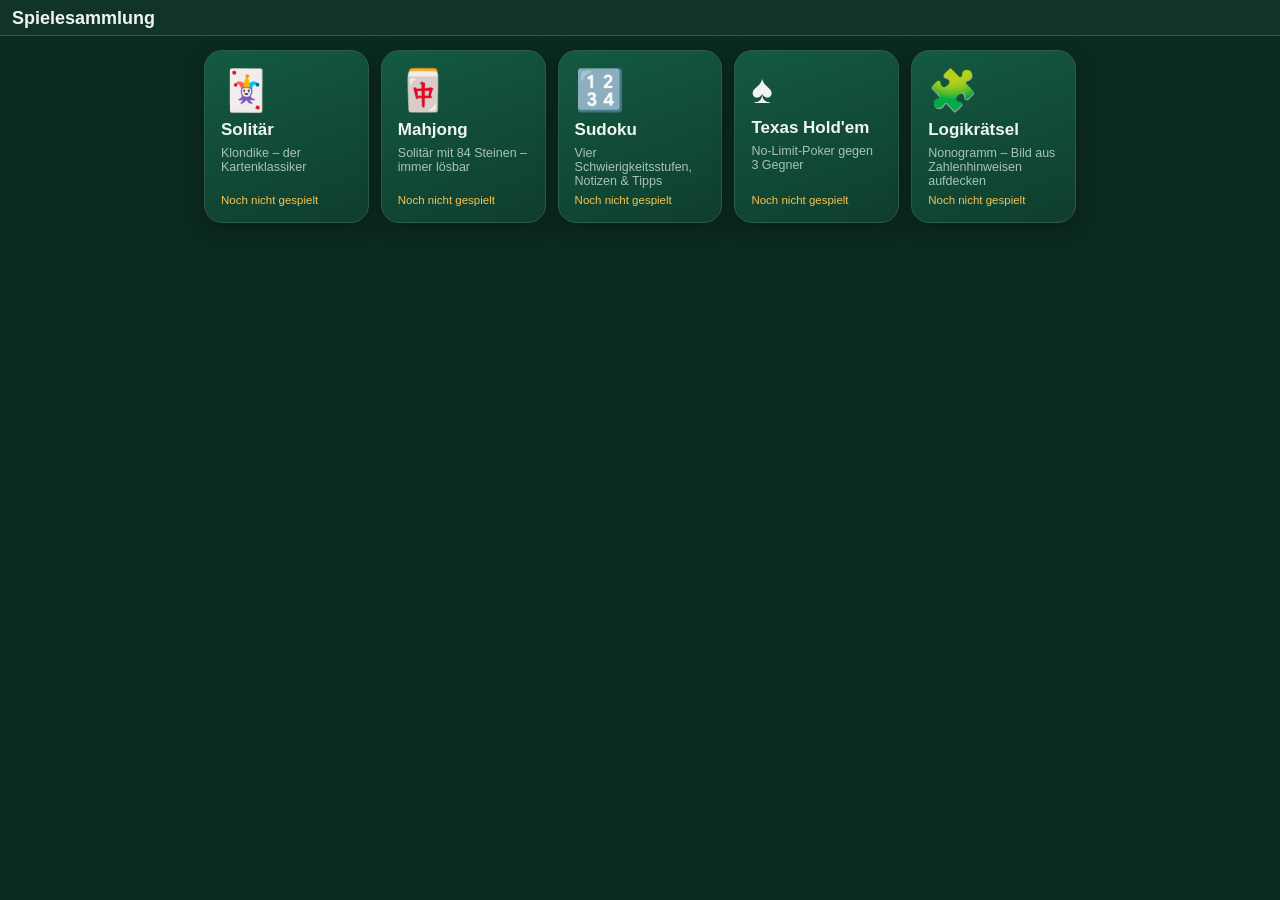
<file: spiele/index.html>
<!DOCTYPE html>
<html lang="de">
<head>
<meta charset="UTF-8">
<meta name="viewport" content="width=device-width, initial-scale=1, viewport-fit=cover, user-scalable=no">
<meta name="theme-color" content="#0f3d2e">
<meta name="apple-mobile-web-app-capable" content="yes">
<meta name="mobile-web-app-capable" content="yes">
<meta name="apple-mobile-web-app-status-bar-style" content="black-translucent">
<meta name="apple-mobile-web-app-title" content="Spiele">
<title>Spielesammlung</title>
<link rel="manifest" href="manifest.json">
<link rel="icon" href="icon.svg" type="image/svg+xml">
<link rel="apple-touch-icon" href="icon-192.png">
<link rel="stylesheet" href="style.css">
</head>
<body>
<header id="bar">
  <button id="back" class="icon-btn" aria-label="Zurück" hidden>‹</button>
  <h1 id="title">Spielesammlung</h1>
  <div id="status"></div>
</header>
<nav id="actions"></nav>
<main id="view"></main>
<div id="toast"></div>
<script src="js/core.js"></script>
<script src="js/solitaer.js"></script>
<script src="js/mahjong.js"></script>
<script src="js/sudoku.js"></script>
<script src="js/holdem.js"></script>
<script src="js/nonogramm.js"></script>
<script src="js/app.js"></script>
</body>
</html>
</file>
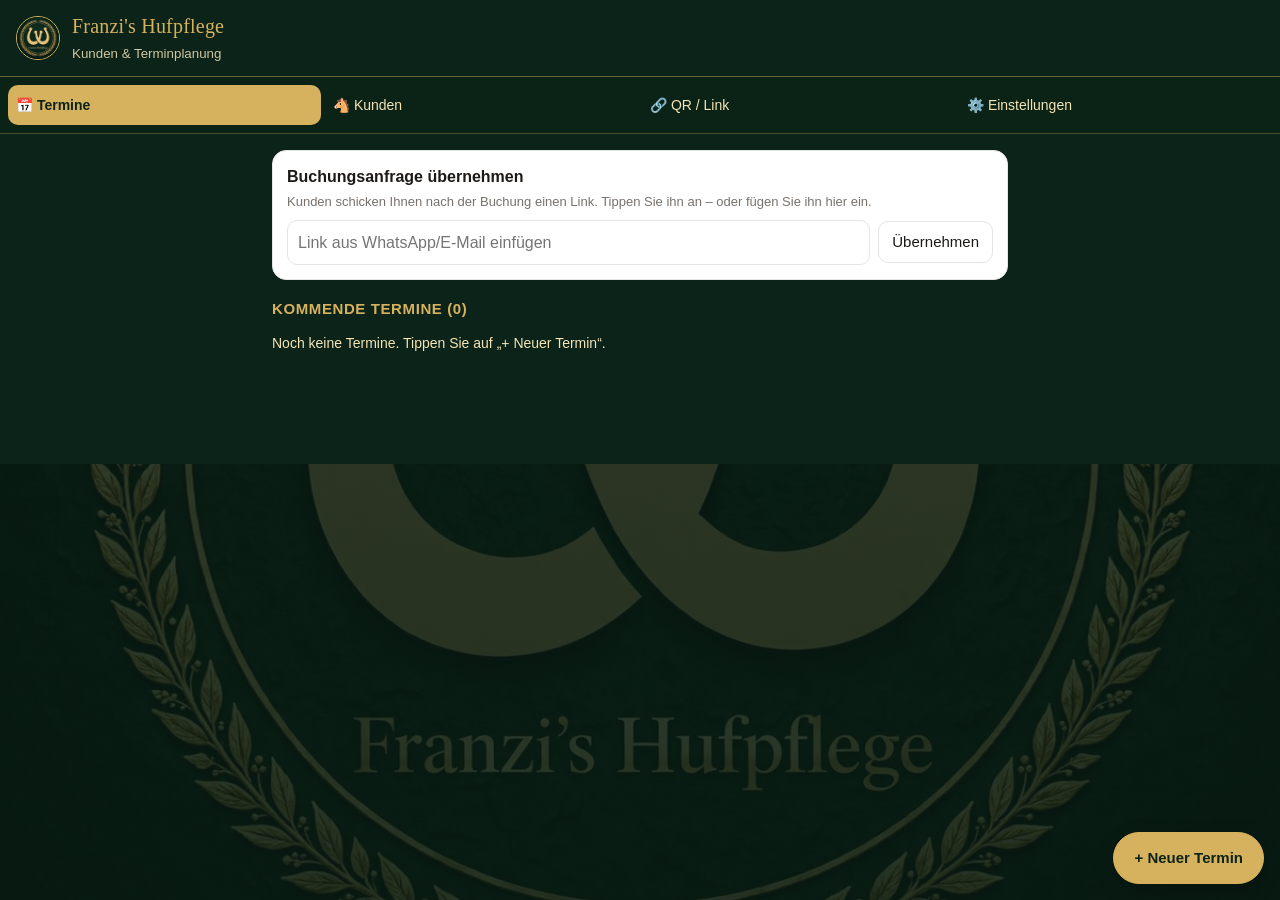
<file: termine/index.html>
<!DOCTYPE html>
<html lang="de">
<head>
<meta charset="UTF-8">
<meta name="viewport" content="width=device-width, initial-scale=1, viewport-fit=cover">
<meta name="apple-mobile-web-app-capable" content="yes">
<meta name="mobile-web-app-capable" content="yes">
<meta name="apple-mobile-web-app-title" content="Franzis Hufpflege">
<meta name="theme-color" content="#0b2318">
<link rel="apple-touch-icon" href="apple-touch-icon.png">
<link rel="icon" href="logo-96.png">
<title>Franzi's Hufpflege</title>
<style>
  :root {
    --bg: #f5f5f0; --card: #fff; --text: #1c1917; --muted: #78716c; --line: #e7e5e4;
    --brand: #164a2e; --brand2: #0b2318; --gold: #d6b25e; --gold-soft: #f3e3b5;
    --free: #16a34a; --free-bg: #dcfce7; --free-line: #86efac;
    --off-bg: #f1f1ef; --off: #a8a29e; --danger: #b91c1c; --wa: #25d366;
  }
  * { box-sizing: border-box; }
  html, body { margin: 0; background: var(--brand2); color: var(--text);
    font: 16px/1.45 -apple-system, BlinkMacSystemFont, "Segoe UI", Roboto, sans-serif; }
  /* Hintergrund: Logo, abgedunkelt, damit Inhalte lesbar bleiben (fixed per Pseudo-Element, funktioniert auch auf iOS) */
  body::before { content: ""; position: fixed; inset: 0; z-index: -1;
    background: linear-gradient(rgba(8, 26, 18, .80), rgba(8, 26, 18, .88)), url("hintergrund.jpg") center / cover no-repeat; }
  header.top { background: var(--brand2); color: var(--gold); border-bottom: 1px solid rgba(214,178,94,.45);
    display: flex; align-items: center; gap: 12px; padding: calc(12px + env(safe-area-inset-top)) 16px 12px;
    position: sticky; top: 0; z-index: 5; }
  header.top img { width: 44px; height: 44px; border-radius: 50%; border: 1px solid var(--gold); flex: none; }
  header.top h1 { margin: 0; font-size: 20px; font-family: Georgia, "Times New Roman", serif; font-weight: 500; letter-spacing: .01em; }
  header.top small { color: var(--gold-soft); opacity: .85; }
  nav.tabs { display: flex; gap: 4px; padding: 8px; background: rgba(11,35,24,.95); border-bottom: 1px solid rgba(214,178,94,.3);
    position: sticky; top: 68px; z-index: 4; overflow-x: auto; }
  nav.tabs button { flex: 1; border: 0; background: none; padding: 10px 8px; border-radius: 10px; font-size: 14px;
    color: var(--gold-soft); white-space: nowrap; cursor: pointer; }
  nav.tabs button.active { background: var(--gold); color: var(--brand2); font-weight: 600; }
  main { max-width: 760px; margin: 0 auto; padding: 16px 12px 96px; }
  h2 { font-size: 18px; margin: 4px 0 12px; }
  h3 { font-size: 15px; margin: 18px 0 8px; color: var(--gold); text-transform: uppercase; letter-spacing: .04em; }
  .card { background: var(--card); border: 1px solid var(--line); border-radius: 14px; padding: 14px; margin-bottom: 10px; }
  .row { display: flex; gap: 8px; align-items: center; flex-wrap: wrap; }
  .grow { flex: 1; min-width: 0; }
  .muted { color: var(--muted); font-size: 14px; }
  .small { font-size: 13px; }
  .pill { display: inline-block; font-size: 12px; padding: 2px 8px; border-radius: 99px; background: var(--off-bg); color: var(--muted); }
  .pill.green { background: var(--free-bg); color: var(--brand); }
  button, .btn { font: inherit; border: 1px solid var(--line); background: #fff; color: var(--text); border-radius: 10px;
    padding: 9px 13px; cursor: pointer; text-decoration: none; display: inline-flex; align-items: center; gap: 6px; font-size: 15px; }
  button.primary, .btn.primary { background: var(--brand); color: #fff; border-color: var(--brand); }
  button.wa, .btn.wa { background: var(--wa); color: #fff; border-color: var(--wa); }
  button.danger { color: var(--danger); }
  button.big, .btn.big { width: 100%; justify-content: center; padding: 14px; font-size: 17px; font-weight: 600; }
  button:disabled { opacity: .45; cursor: not-allowed; }
  label.f { display: block; margin-bottom: 10px; font-size: 14px; color: var(--muted); }
  label.f > input, label.f > textarea, label.f > select { display: block; width: 100%; margin-top: 4px; }
  input, textarea, select { font: inherit; font-size: 16px; padding: 10px; border: 1px solid var(--line); border-radius: 10px;
    background: #fff; color: var(--text); }
  textarea { min-height: 70px; resize: vertical; }
  .grid2 { display: grid; grid-template-columns: 1fr 1fr; gap: 0 10px; }
  @media (max-width: 520px) { .grid2 { grid-template-columns: 1fr; } }
  button.primary.fab { background: var(--gold); border-color: var(--gold); color: var(--brand2); }
  .fab { position: fixed; right: 16px; bottom: calc(16px + env(safe-area-inset-bottom)); z-index: 6; border-radius: 99px;
    padding: 14px 20px; font-weight: 600; box-shadow: 0 6px 20px rgba(0,0,0,.2); }

  /* Kalender */
  .cal { user-select: none; }
  .cal-head { display: flex; align-items: center; justify-content: space-between; margin-bottom: 8px; }
  .cal-head button { padding: 6px 14px; font-size: 18px; }
  .cal-grid { display: grid; grid-template-columns: repeat(7, 1fr); gap: 5px; }
  .cal-wd { text-align: center; font-size: 12px; color: var(--muted); padding-bottom: 2px; }
  .cal-day { aspect-ratio: 1 / 1; padding: 0; justify-content: center; font-size: 15px; border-radius: 10px; }
  .cal-day.free { background: var(--free-bg); border-color: var(--free-line); color: var(--brand); font-weight: 600; }
  .cal-day.off { background: var(--off-bg); color: var(--off); border-color: transparent; }
  .cal-day.today { outline: 2px solid #a3a3a3; outline-offset: -2px; }
  .cal-day.sel { background: var(--free); color: #fff; border-color: var(--free); }
  .cal-day:disabled { opacity: 1; cursor: default; }
  .legend { display: flex; gap: 14px; font-size: 12px; color: var(--muted); margin-top: 8px; }
  .legend i { display: inline-block; width: 12px; height: 12px; border-radius: 3px; vertical-align: -1px; margin-right: 4px; }
  .times { display: grid; grid-template-columns: repeat(auto-fill, minmax(78px, 1fr)); gap: 6px; }
  .time { justify-content: center; background: var(--free-bg); border-color: var(--free-line); color: var(--brand); font-weight: 600; }
  .time.sel { background: var(--free); color: #fff; border-color: var(--free); }

  .appt { display: flex; gap: 12px; }
  .appt .t { font-weight: 700; min-width: 54px; color: var(--brand); }
  .daylabel { font-weight: 600; margin: 16px 2px 6px; color: var(--gold-soft); }
  main > .muted, main > p.muted { color: var(--gold-soft); }
  .hero { text-align: center; color: var(--gold-soft); margin: 4px 0 16px; }
  .hero img { width: 150px; height: 150px; border-radius: 50%; box-shadow: 0 8px 30px rgba(0,0,0,.5); border: 2px solid var(--gold); }
  .qr { background: #fff; padding: 12px; border-radius: 12px; display: inline-block; border: 1px solid var(--line); }
  .qr svg, .qr img { display: block; width: 260px; max-width: 100%; height: auto; }
  .banner { background: #fef3c7; border: 1px solid #fcd34d; color: #78350f; border-radius: 12px; padding: 10px 12px; margin-bottom: 12px; font-size: 14px; }
  .steps { counter-reset: s; }
  .step { position: relative; padding-left: 38px; }
  .step::before { counter-increment: s; content: counter(s); position: absolute; left: 0; top: 14px; width: 26px; height: 26px; border-radius: 50%;
    background: var(--gold); color: var(--brand2); font-weight: 700; font-size: 14px; display: flex; align-items: center; justify-content: center; }
  .step > .card { margin-left: 0; }
  .horse-row { display: flex; gap: 6px; margin-bottom: 6px; }
  .chk { display: flex; align-items: center; gap: 8px; padding: 6px 0; }
  .chk input { width: 20px; height: 20px; }

  dialog { border: 0; border-radius: 16px; padding: 0; width: min(640px, 96vw); max-height: 92vh; }
  dialog::backdrop { background: rgba(0,0,0,.45); }
  .modal-head { display: flex; align-items: center; justify-content: space-between; padding: 12px 14px; border-bottom: 1px solid var(--line);
    position: sticky; top: 0; background: #fff; z-index: 2; }
  .modal-head h2 { margin: 0; }
  #modal-body { padding: 14px; }
  #toast { position: fixed; left: 50%; bottom: 90px; transform: translateX(-50%); background: #1c1917; color: #fff; padding: 10px 16px;
    border-radius: 10px; opacity: 0; transition: opacity .2s; pointer-events: none; z-index: 100; font-size: 14px; max-width: 90vw; }
  #toast.show { opacity: 1; }
  @media print {
    body::before { display: none; } body { background: #fff; }
    header.top, nav.tabs, .noprint, .fab { display: none !important; }
    .card { border: 0; }
    .qr svg { width: 9cm; }
  }
</style>
</head>
<body>
<header class="top"><img src="logo-96.png" alt=""><div><h1 id="title">Franzi's Hufpflege</h1><small id="subtitle"></small></div></header>
<nav class="tabs" id="tabs"></nav>
<main id="app"></main>

<dialog id="modal">
  <div class="modal-head"><h2 id="modal-title"></h2><button onclick="closeModal()" aria-label="Schließen">✕</button></div>
  <div id="modal-body"></div>
</dialog>
<div id="toast"></div>

<script src="qrcode.js"></script>
<script>
'use strict';
/* =====================================================================
   Grundlagen / Helfer
   ===================================================================== */
const $ = (s, r = document) => r.querySelector(s);
const $$ = (s, r = document) => [...r.querySelectorAll(s)];
const esc = s => String(s ?? '').replace(/[&<>"']/g, c => ({ '&': '&amp;', '<': '&lt;', '>': '&gt;', '"': '&quot;', "'": '&#39;' }[c]));
const uid = () => Date.now().toString(36) + Math.random().toString(36).slice(2, 7);
const WD_SHORT = ['So', 'Mo', 'Di', 'Mi', 'Do', 'Fr', 'Sa'];
const WD_LONG = ['Sonntag', 'Montag', 'Dienstag', 'Mittwoch', 'Donnerstag', 'Freitag', 'Samstag'];
const MONTHS = ['Januar', 'Februar', 'März', 'April', 'Mai', 'Juni', 'Juli', 'August', 'September', 'Oktober', 'November', 'Dezember'];

const pad = n => String(n).padStart(2, '0');
const ds = d => `${d.getFullYear()}-${pad(d.getMonth() + 1)}-${pad(d.getDate())}`;
const parseDs = s => { const [y, m, d] = s.split('-').map(Number); return new Date(y, m - 1, d); };
const addDays = (s, n) => { const d = parseDs(s); d.setDate(d.getDate() + n); return ds(d); };
const dayDiff = (a, b) => { const A = parseDs(a), B = parseDs(b);
  return Math.round((Date.UTC(B.getFullYear(), B.getMonth(), B.getDate()) - Date.UTC(A.getFullYear(), A.getMonth(), A.getDate())) / 864e5); };
const todayDs = () => ds(new Date());
const nowMin = () => { const d = new Date(); return d.getHours() * 60 + d.getMinutes(); };
const fmtTime = m => `${pad(Math.floor(m / 60))}:${pad(m % 60)}`;
const parseTime = t => { if (!t) return null; const [h, m] = t.split(':').map(Number); return h * 60 + m; };
const fmtDate = s => { const d = parseDs(s); return `${WD_SHORT[d.getDay()]}, ${pad(d.getDate())}.${pad(d.getMonth() + 1)}.${d.getFullYear()}`; };
const fmtDateLong = s => { const d = parseDs(s); return `${WD_LONG[d.getDay()]}, ${d.getDate()}. ${MONTHS[d.getMonth()]} ${d.getFullYear()}`; };
const mapsUrl = addr => 'https://www.google.com/maps/search/?api=1&query=' + encodeURIComponent(addr);
const baseUrl = () => location.origin + location.pathname;

function toast(msg) { const t = $('#toast'); t.textContent = msg; t.classList.add('show'); clearTimeout(toast.t); toast.t = setTimeout(() => t.classList.remove('show'), 2600); }
function openModal(title, html, onMount) { $('#modal-title').textContent = title; $('#modal-body').innerHTML = html; const d = $('#modal'); if (!d.open) d.showModal(); d.scrollTop = 0; onMount && onMount($('#modal-body')); }
function closeModal() { $('#modal').close(); }

/* Telefonnummer -> internationales Format für wa.me (Standard: Deutschland) */
function waNumber(phone) {
  let n = String(phone || '').replace(/[^\d+]/g, '');
  if (!n) return '';
  if (n.startsWith('+')) return n.slice(1);
  if (n.startsWith('00')) return n.slice(2);
  if (n.startsWith('0')) return '49' + n.slice(1);
  return n;
}
const waLink = (phone, text) => `https://wa.me/${waNumber(phone)}?text=${encodeURIComponent(text)}`;
const mailLink = (to, subject, body) => `mailto:${encodeURIComponent(to || '')}?subject=${encodeURIComponent(subject)}&body=${encodeURIComponent(body)}`;

/* Daten kompakt in einen Link packen (deflate + base64url) */
function b64u(bytes) { let s = ''; for (let i = 0; i < bytes.length; i += 0x8000) s += String.fromCharCode(...bytes.subarray(i, i + 0x8000));
  return btoa(s).replace(/\+/g, '-').replace(/\//g, '_').replace(/=+$/, ''); }
function unb64u(s) { s = s.replace(/-/g, '+').replace(/_/g, '/'); while (s.length % 4) s += '='; return Uint8Array.from(atob(s), c => c.charCodeAt(0)); }
async function pack(obj) {
  const json = JSON.stringify(obj);
  if (window.CompressionStream) {
    const stream = new Blob([json]).stream().pipeThrough(new CompressionStream('deflate-raw'));
    return 'z' + b64u(new Uint8Array(await new Response(stream).arrayBuffer()));
  }
  return 'j' + b64u(new TextEncoder().encode(json));
}
async function unpack(str) {
  const kind = str[0], bytes = unb64u(str.slice(1));
  if (kind === 'z') return JSON.parse(await new Response(new Blob([bytes]).stream().pipeThrough(new DecompressionStream('deflate-raw'))).text());
  if (kind === 'j') return JSON.parse(new TextDecoder().decode(bytes));
  throw new Error('Unbekanntes Format');
}

/* =====================================================================
   Verfügbarkeit: freie Startzeiten für einen Tag berechnen
   (wird vom Betreiber UND vom Kunden-Bereich benutzt)
   ===================================================================== */
function makeAvailability({ work, raster, buffer, blocked, busy, from, to }) {
  // work: Array[7] (So..Sa) mit [startMin, endMin] oder null
  // busy: { 'YYYY-MM-DD': [[start, end], ...] }
  const blockedSet = new Set(blocked);
  return {
    starts(day, duration) {
      if (day < from || day > to || blockedSet.has(day)) return [];
      const wh = work[parseDs(day).getDay()];
      if (!wh) return [];
      const list = busy[day] || [];
      const minStart = day === todayDs() ? nowMin() + 30 : -1;
      const res = [];
      for (let t = wh[0]; t + duration <= wh[1]; t += raster) {
        if (t < minStart) continue;
        const clash = list.some(([s, e]) => t < e + buffer && t + duration + buffer > s);
        if (!clash) res.push(t);
      }
      return res;
    }
  };
}

/* Kalender-Komponente: freie Tage grün, auswählbar */
function mountCalendar(el, { isFree, selected, onSelect, startMonth }) {
  const start = selected ? parseDs(selected) : (startMonth ? parseDs(startMonth) : new Date());
  let y = start.getFullYear(), m = start.getMonth();
  const today = todayDs();
  function render() {
    const first = new Date(y, m, 1), offset = (first.getDay() + 6) % 7, daysIn = new Date(y, m + 1, 0).getDate();
    let h = `<div class="cal"><div class="cal-head"><button type="button" data-nav="-1" aria-label="Vorheriger Monat">‹</button>
      <b>${MONTHS[m]} ${y}</b><button type="button" data-nav="1" aria-label="Nächster Monat">›</button></div><div class="cal-grid">`;
    h += ['Mo', 'Di', 'Mi', 'Do', 'Fr', 'Sa', 'So'].map(w => `<div class="cal-wd">${w}</div>`).join('');
    for (let i = 0; i < offset; i++) h += '<div></div>';
    for (let d = 1; d <= daysIn; d++) {
      const s = ds(new Date(y, m, d)), free = isFree(s);
      h += `<button type="button" class="cal-day ${free ? 'free' : 'off'} ${s === selected ? 'sel' : ''} ${s === today ? 'today' : ''}"
        ${free ? '' : 'disabled'} data-day="${s}">${d}</button>`;
    }
    h += `</div><div class="legend"><span><i style="background:var(--free-bg);border:1px solid var(--free-line)"></i>frei</span>
      <span><i style="background:var(--off-bg)"></i>belegt / geschlossen</span></div></div>`;
    el.innerHTML = h;
  }
  el.onclick = e => {
    const nav = e.target.closest('[data-nav]');
    if (nav) { m += Number(nav.dataset.nav); if (m < 0) { m = 11; y--; } if (m > 11) { m = 0; y++; } render(); return; }
    const b = e.target.closest('[data-day]');
    if (b && !b.disabled) { selected = b.dataset.day; render(); onSelect(selected); }
  };
  render();
  return { refresh(sel) { if (sel !== undefined) selected = sel; render(); } };
}

function mountTimes(el, starts, duration, selected, onSelect) {
  if (!starts.length) { el.innerHTML = '<p class="muted">An diesem Tag ist keine passende Uhrzeit frei.</p>'; return; }
  el.innerHTML = `<div class="times">${starts.map(t =>
    `<button type="button" class="time ${t === selected ? 'sel' : ''}" data-t="${t}" title="${fmtTime(t)}–${fmtTime(t + duration)}">${fmtTime(t)}</button>`).join('')}</div>`;
  el.onclick = e => { const b = e.target.closest('[data-t]'); if (!b) return;
    $$('.time', el).forEach(x => x.classList.toggle('sel', x === b)); onSelect(Number(b.dataset.t)); };
}

/* =====================================================================
   Lokaler Speicher (Betreiber)
   ===================================================================== */
const KEY = 'stalltermine-v1';
const DEFAULT_SETTINGS = {
  name: "Franzi's Hufpflege", phone: '', mail: '',
  work: [null, [480, 1020], [480, 1020], [480, 1020], [480, 1020], [480, 1020], [480, 720]], // So..Sa
  raster: 30, minPerHorse: 45, buffer: 30, horizonWeeks: 8, blocked: [], lastBackup: null
};
let data = load();
function load() {
  try {
    const d = JSON.parse(localStorage.getItem(KEY));
    if (d && d.customers) return { customers: d.customers, appts: d.appts || [], settings: { ...DEFAULT_SETTINGS, ...d.settings } };
  } catch (e) { console.error(e); }
  return { customers: [], appts: [], settings: structuredClone(DEFAULT_SETTINGS) };
}
function save() {
  localStorage.setItem(KEY, JSON.stringify(data));
  if (navigator.storage && navigator.storage.persist) navigator.storage.persist().catch(() => {});
}
const customerById = id => data.customers.find(c => c.id === id);
const custLabel = c => c ? (c.stable ? `${c.stable} – ${c.owner}` : c.owner) : '(gelöschter Kunde)';

function ownerAvailability(excludeApptId) {
  const s = data.settings, from = todayDs(), to = addDays(from, s.horizonWeeks * 7 - 1);
  const busy = {};
  for (const a of data.appts) if (a.id !== excludeApptId) (busy[a.date] ||= []).push([a.start, a.end]);
  return makeAvailability({ work: s.work, raster: s.raster, buffer: s.buffer, blocked: s.blocked, busy, from, to });
}
function overlaps(date, start, end, excludeId) {
  return data.appts.filter(a => a.id !== excludeId && a.date === date && start < a.end && end > a.start);
}

/* =====================================================================
   Nachrichten-Texte
   ===================================================================== */
function apptMessage(a) {
  const c = customerById(a.customerId) || {}, s = data.settings;
  const horses = a.horses && a.horses.length ? a.horses.join(', ') : `${a.count} Pferd(e)`;
  return `Hallo ${c.owner || ''},

hiermit bestätige ich Ihren Termin:
📅 ${fmtDateLong(a.date)}
🕐 ${fmtTime(a.start)} – ${fmtTime(a.end)} Uhr
🐴 ${horses}
📍 ${c.stable ? c.stable + ', ' : ''}${c.stableAddr || ''}
${a.note ? '\nHinweis: ' + a.note + '\n' : ''}
Viele Grüße
${s.name || ''}`.replace(/\n{3,}/g, '\n\n');
}
function sendButtons(phone, mail, subject, text) {
  return `<div class="row">
    <a class="btn wa" target="_blank" rel="noopener" href="${esc(waLink(phone, text))}">WhatsApp${phone ? '' : ' (Kontakt wählen)'}</a>
    <a class="btn" href="${esc(mailLink(mail, subject, text))}">E-Mail${mail ? '' : ' (ohne Adresse)'}</a>
    <button type="button" data-copy="${esc(text)}">Text kopieren</button></div>`;
}
document.addEventListener('click', e => {
  const b = e.target.closest('[data-copy]');
  if (b) navigator.clipboard.writeText(b.dataset.copy).then(() => toast('Kopiert'), () => toast('Kopieren nicht möglich'));
});

/* =====================================================================
   BETREIBER-OBERFLÄCHE
   ===================================================================== */
const TABS = [['termine', '📅 Termine'], ['kunden', '🐴 Kunden'], ['buchung', '🔗 QR / Link'], ['einstellungen', '⚙️ Einstellungen']];
let tab = 'termine';
function renderTabs() {
  $('#tabs').innerHTML = TABS.map(([k, l]) => `<button class="${k === tab ? 'active' : ''}" data-tab="${k}">${l}</button>`).join('');
  $('#tabs').onclick = e => { const b = e.target.closest('[data-tab]'); if (b) { tab = b.dataset.tab; render(); window.scrollTo(0, 0); } };
}
function render() {
  $('#title').textContent = data.settings.name || "Franzi's Hufpflege";
  $('#subtitle').textContent = 'Kunden & Terminplanung';
  renderTabs();
  $('#app').onchange = null;
  ({ termine: renderTermine, kunden: renderKunden, buchung: renderBuchung, einstellungen: renderEinstellungen })[tab]();
}

function backupBanner() {
  const s = data.settings;
  if (!data.customers.length && !data.appts.length) return '';
  const days = s.lastBackup ? dayDiff(s.lastBackup.slice(0, 10), todayDs()) : null;
  if (days !== null && days < 14) return '';
  return `<div class="banner">⚠️ Ihre Daten liegen nur auf diesem Gerät. ${days === null ? 'Es gibt noch keine Sicherung.' : `Letzte Sicherung vor ${days} Tagen.`}
    <button class="small" style="margin-left:6px" onclick="exportBackup()">Jetzt sichern</button></div>`;
}

/* ---------- Termine ---------- */
let showPast = false;
function renderTermine() {
  const today = todayDs();
  const sorted = [...data.appts].sort((a, b) => (a.date + pad(a.start).padStart(4, '0')).localeCompare(b.date + pad(b.start).padStart(4, '0')));
  const upcoming = sorted.filter(a => a.date >= today), past = sorted.filter(a => a.date < today).reverse();
  const group = list => {
    let h = '', last = '';
    for (const a of list) {
      if (a.date !== last) { h += `<div class="daylabel">${fmtDateLong(a.date)}</div>`; last = a.date; }
      const c = customerById(a.customerId);
      h += `<div class="card appt"><div class="t">${fmtTime(a.start)}<div class="muted small">${fmtTime(a.end)}</div></div>
        <div class="grow"><b>${esc(custLabel(c))}</b>
          <div class="muted small">${esc(a.horses && a.horses.length ? a.horses.join(', ') : a.count + ' Pferd(e)')}
          ${c && c.stableAddr ? ' · ' + esc(c.stableAddr) : ''}</div>
          ${a.note ? `<div class="small">${esc(a.note)}</div>` : ''}
          ${a.source === 'kunde' ? '<span class="pill green">vom Kunden gebucht</span>' : ''}
          <div class="row" style="margin-top:8px">
            <button class="small" onclick="openSend('${a.id}')">📤 Senden</button>
            ${c && c.stableAddr ? `<a class="btn small" target="_blank" rel="noopener" href="${esc(mapsUrl(c.stableAddr))}">🗺 Route</a>` : ''}
            <button class="small" onclick="openApptEditor(null,'${a.id}')">✏️ Verschieben</button>
            <button class="small danger" onclick="deleteAppt('${a.id}')">🗑</button>
          </div></div></div>`;
    }
    return h;
  };
  $('#app').innerHTML = `${backupBanner()}
    <div class="card"><b>Buchungsanfrage übernehmen</b>
      <p class="muted small" style="margin:4px 0 8px">Kunden schicken Ihnen nach der Buchung einen Link. Tippen Sie ihn an – oder fügen Sie ihn hier ein.</p>
      <div class="row"><input class="grow" id="reqInput" placeholder="Link aus WhatsApp/E-Mail einfügen">
      <button onclick="importFromInput()">Übernehmen</button></div></div>
    <h3>Kommende Termine (${upcoming.length})</h3>
    ${upcoming.length ? group(upcoming) : '<p class="muted">Noch keine Termine. Tippen Sie auf „+ Neuer Termin“.</p>'}
    ${past.length ? `<button style="margin-top:14px" onclick="showPast=!showPast;render()">${showPast ? 'Vergangene ausblenden' : `Vergangene Termine anzeigen (${past.length})`}</button>
      ${showPast ? group(past) : ''}` : ''}
    <button class="primary fab" onclick="openApptEditor()">+ Neuer Termin</button>`;
}
function deleteAppt(id) {
  const a = data.appts.find(x => x.id === id); if (!a) return;
  if (!confirm(`Termin am ${fmtDate(a.date)} um ${fmtTime(a.start)} löschen?`)) return;
  data.appts = data.appts.filter(x => x.id !== id); save(); render();
  const c = customerById(a.customerId);
  if (a.date >= todayDs() && c && confirm('Kunden über die Absage informieren?')) {
    const text = `Hallo ${c.owner},\n\nleider muss ich den Termin am ${fmtDateLong(a.date)} um ${fmtTime(a.start)} Uhr absagen. Ich melde mich mit einem neuen Terminvorschlag.\n\nViele Grüße\n${data.settings.name}`;
    openModal('Absage senden', sendButtons(c.phone, c.mail, 'Terminabsage', text));
  }
}
function openSend(id) {
  const a = data.appts.find(x => x.id === id), c = customerById(a.customerId) || {};
  openModal('Termin senden', `<p class="muted small">An: ${esc(c.owner || '')} ${c.phone ? '· ' + esc(c.phone) : ''} ${c.mail ? '· ' + esc(c.mail) : ''}</p>
    <textarea id="sendText" style="width:100%;min-height:220px">${esc(apptMessage(a))}</textarea><div id="sendBtns" style="margin-top:10px"></div>`, body => {
    const upd = () => { $('#sendBtns', body).innerHTML = sendButtons(c.phone, c.mail, `Termin am ${fmtDate(a.date)}`, $('#sendText', body).value); };
    $('#sendText', body).oninput = upd; upd();
  });
}

/* Termin anlegen / verschieben */
function openApptEditor(presetCustomerId, editId) {
  const editing = editId ? data.appts.find(a => a.id === editId) : null;
  const st = {
    customerId: editing ? editing.customerId : (presetCustomerId || ''),
    horses: editing ? [...(editing.horses || [])] : null,
    count: editing ? editing.count : 1,
    duration: editing ? editing.end - editing.start : data.settings.minPerHorse,
    date: editing ? editing.date : null, start: editing ? editing.start : null,
    note: editing ? editing.note || '' : ''
  };
  const avail = ownerAvailability(editId);
  const custOptions = () => '<option value="">– Kunde wählen –</option>' + [...data.customers].sort((a, b) => custLabel(a).localeCompare(custLabel(b)))
    .map(c => `<option value="${c.id}" ${c.id === st.customerId ? 'selected' : ''}>${esc(custLabel(c))}</option>`).join('');

  openModal(editing ? 'Termin verschieben' : 'Neuer Termin', `
    <label class="f">Kunde <div class="row" style="margin-top:4px"><select id="eCust" class="grow">${custOptions()}</select>
      <button type="button" id="eNewCust">+ Neu</button></div></label>
    <div id="eHorses"></div>
    <label class="f">Dauer (Minuten) <input id="eDur" type="number" min="5" step="5" value="${st.duration}"></label>
    <div class="muted small" style="margin-bottom:6px">Tag wählen (grün = frei):</div>
    <div id="eCal" class="card"></div>
    <div id="eTimesWrap" class="card" style="display:none"><div class="muted small" style="margin-bottom:6px" id="eDayLabel"></div>
      <div id="eTimes"></div>
      <label class="f" style="margin-top:10px">…oder eigene Uhrzeit <input id="eManual" type="time" step="300"></label></div>
    <label class="f">Notiz <textarea id="eNote" placeholder="z. B. Eisen vorne neu">${esc(st.note)}</textarea></label>
    <button class="primary big" id="eSave" disabled>Termin speichern</button>`, body => {
    const cal = mountCalendar($('#eCal', body), { isFree: d => avail.starts(d, st.duration).length > 0, selected: st.date, onSelect: d => { st.date = d; st.start = null; showTimes(); check(); } });
    function renderHorses() {
      const c = customerById(st.customerId), el = $('#eHorses', body);
      if (c && c.horses.length) {
        if (!st.horses) st.horses = c.horses.map(h => h.name);
        el.innerHTML = `<div class="muted small">Pferde</div>` + c.horses.map(h =>
          `<label class="chk"><input type="checkbox" value="${esc(h.name)}" ${st.horses.includes(h.name) ? 'checked' : ''}> ${esc(h.name)}</label>`).join('');
        el.onchange = () => { st.horses = $$('input:checked', el).map(i => i.value); st.count = st.horses.length; autoDuration(); };
        st.count = st.horses.length;
      } else {
        st.horses = [];
        el.innerHTML = `<label class="f">Anzahl Pferde <input type="number" min="1" value="${st.count}" id="eCount"></label>`;
        $('#eCount', el).oninput = e => { st.count = Math.max(1, Number(e.target.value) || 1); autoDuration(); };
      }
    }
    function autoDuration() { st.duration = Math.max(1, st.count) * data.settings.minPerHorse; $('#eDur', body).value = st.duration; durationChanged(); }
    function durationChanged() { if (st.start !== null && !avail.starts(st.date, st.duration).includes(st.start) && !$('#eManual', body).value) st.start = null; cal.refresh(); showTimes(); check(); }
    function showTimes() {
      const wrap = $('#eTimesWrap', body);
      if (!st.date) { wrap.style.display = 'none'; return; }
      wrap.style.display = '';
      $('#eDayLabel', body).textContent = `Freie Uhrzeiten am ${fmtDateLong(st.date)}:`;
      mountTimes($('#eTimes', body), avail.starts(st.date, st.duration), st.duration, st.start, t => { st.start = t; $('#eManual', body).value = ''; check(); });
    }
    function check() { $('#eSave', body).disabled = !(st.customerId && st.date && st.start !== null && st.duration > 0); }
    $('#eCust', body).onchange = e => { st.customerId = e.target.value; st.horses = null; renderHorses(); autoDuration(); check(); };
    $('#eNewCust', body).onclick = () => openCustomerEditor(null, c => openApptEditor(c.id));
    $('#eDur', body).oninput = e => { st.duration = Math.max(5, Number(e.target.value) || 5); durationChanged(); };
    $('#eManual', body).oninput = e => { const t = parseTime(e.target.value); st.start = t; $$('.time', body).forEach(x => x.classList.remove('sel')); check(); };
    $('#eSave', body).onclick = () => {
      st.note = $('#eNote', body).value.trim();
      const end = st.start + st.duration;
      const clash = overlaps(st.date, st.start, end, editId);
      if (clash.length && !confirm(`Achtung: überschneidet sich mit ${clash.map(a => fmtTime(a.start) + ' ' + custLabel(customerById(a.customerId))).join(', ')}. Trotzdem speichern?`)) return;
      let appt;
      if (editing) { appt = editing; Object.assign(appt, { customerId: st.customerId, date: st.date, start: st.start, end, horses: st.horses, count: st.count, note: st.note }); }
      else { appt = { id: uid(), customerId: st.customerId, date: st.date, start: st.start, end, horses: st.horses, count: st.count, note: st.note, created: new Date().toISOString(), source: 'betrieb' }; data.appts.push(appt); }
      save(); tab = 'termine'; render(); openSend(appt.id); toast('Termin gespeichert');
    };
    renderHorses(); showTimes(); check();
  });
}

/* ---------- Kunden ---------- */
let custSearch = '';
function renderKunden() {
  const q = custSearch.toLowerCase();
  const list = [...data.customers].filter(c => !q || JSON.stringify(c).toLowerCase().includes(q)).sort((a, b) => custLabel(a).localeCompare(custLabel(b)));
  $('#app').innerHTML = `${backupBanner()}
    <input id="cSearch" style="width:100%;margin-bottom:12px" placeholder="🔍 Suchen (Name, Stall, Pferd, Ort …)" value="${esc(custSearch)}">
    <div id="cList">${list.length ? list.map(c => {
      const next = data.appts.filter(a => a.customerId === c.id && a.date >= todayDs()).sort((a, b) => a.date.localeCompare(b.date))[0];
      return `<div class="card">
        <div class="row"><div class="grow"><b>${esc(c.stable || c.owner)}</b>${c.stable ? `<div class="muted small">Besitzer: ${esc(c.owner)}</div>` : ''}</div>
          <span class="pill">${c.horses.length} Pferd${c.horses.length === 1 ? '' : 'e'}</span></div>
        ${c.horses.length ? `<div class="small" style="margin-top:4px">🐴 ${esc(c.horses.map(h => h.name).join(', '))}</div>` : ''}
        ${c.stableAddr ? `<div class="small muted">📍 Stall: ${esc(c.stableAddr)}</div>` : ''}
        ${c.ownerAddr ? `<div class="small muted">🏠 Besitzer: ${esc(c.ownerAddr)}</div>` : ''}
        ${c.phone || c.mail ? `<div class="small muted">${c.phone ? '📞 ' + esc(c.phone) : ''} ${c.mail ? '✉️ ' + esc(c.mail) : ''}</div>` : ''}
        ${c.route ? `<div class="small" style="margin-top:4px">🚗 ${esc(c.route)}</div>` : ''}
        ${next ? `<div style="margin-top:4px"><span class="pill green">Nächster Termin: ${fmtDate(next.date)} ${fmtTime(next.start)}</span></div>` : ''}
        <div class="row" style="margin-top:10px">
          <button class="small primary" onclick="openApptEditor('${c.id}')">+ Termin</button>
          <button class="small" onclick="sendBookingLink('${c.id}')">🔗 Buchungslink</button>
          ${c.stableAddr ? `<a class="btn small" target="_blank" rel="noopener" href="${esc(mapsUrl(c.stableAddr))}">🗺 Route</a>` : ''}
          <button class="small" onclick="openCustomerEditor('${c.id}')">✏️ Bearbeiten</button>
        </div></div>`;
    }).join('') : '<p class="muted">Keine Kunden gefunden.</p>'}</div>
    <button class="primary fab" onclick="openCustomerEditor()">+ Neuer Kunde</button>`;
  const inp = $('#cSearch');
  inp.oninput = e => { custSearch = e.target.value; const pos = inp.selectionStart; renderKunden(); const n = $('#cSearch'); n.focus(); n.setSelectionRange(pos, pos); };
}

function openCustomerEditor(id, afterSave) {
  const c = id ? customerById(id) : { owner: '', ownerAddr: '', stable: '', stableAddr: '', phone: '', mail: '', route: '', note: '', horses: [] };
  const horses = c.horses.map(h => ({ ...h }));
  openModal(id ? 'Kunde bearbeiten' : 'Neuer Kunde', `
    <div class="grid2">
      <label class="f">Name des Besitzers * <input id="kOwner" value="${esc(c.owner)}" autocomplete="off"></label>
      <label class="f">Name des Stalls <input id="kStable" value="${esc(c.stable)}"></label>
      <label class="f">Telefon (WhatsApp) <input id="kPhone" type="tel" value="${esc(c.phone)}" placeholder="0171 1234567"></label>
      <label class="f">E-Mail-Adresse <input id="kMail" type="email" value="${esc(c.mail)}"></label>
    </div>
    <label class="f">Anschrift des Besitzers <textarea id="kOwnerAddr" rows="2">${esc(c.ownerAddr)}</textarea></label>
    <label class="f">Anschrift des Stalls <textarea id="kStableAddr" rows="2">${esc(c.stableAddr)}</textarea></label>
    <label class="f">Anfahrtsweg <textarea id="kRoute" placeholder="z. B. 2. Einfahrt links nach dem Hof, Schranke Code 1234">${esc(c.route)}</textarea></label>
    <div class="muted small">Pferde – Anzahl: <b id="kCount">${horses.length}</b></div>
    <div id="kHorses" style="margin:6px 0"></div>
    <button type="button" id="kAddHorse">+ Pferd hinzufügen</button>
    <label class="f" style="margin-top:12px">Notizen <textarea id="kNote">${esc(c.note)}</textarea></label>
    <div class="row" style="margin-top:6px">
      <button class="primary grow big" id="kSave">Speichern</button>
      ${id ? '<button class="danger" id="kDel">Löschen</button>' : ''}</div>`, body => {
    const drawHorses = () => {
      $('#kHorses', body).innerHTML = horses.map((h, i) => `<div class="horse-row">
        <input class="grow" data-i="${i}" data-k="name" placeholder="Name des Pferdes" value="${esc(h.name)}">
        <input style="width:40%" data-i="${i}" data-k="info" placeholder="Info (optional)" value="${esc(h.info || '')}">
        <button type="button" data-rm="${i}" aria-label="Entfernen">✕</button></div>`).join('');
      $('#kCount', body).textContent = horses.length;
    };
    $('#kHorses', body).oninput = e => { const i = e.target.dataset.i; if (i !== undefined) horses[i][e.target.dataset.k] = e.target.value; };
    $('#kHorses', body).onclick = e => { const r = e.target.closest('[data-rm]'); if (r) { horses.splice(Number(r.dataset.rm), 1); drawHorses(); } };
    $('#kAddHorse', body).onclick = () => { horses.push({ name: '', info: '' }); drawHorses(); $$('#kHorses input[data-k=name]', body).pop().focus(); };
    drawHorses();
    $('#kSave', body).onclick = () => {
      const v = k => $(k, body).value.trim();
      if (!v('#kOwner')) { toast('Bitte den Namen des Besitzers eintragen'); $('#kOwner', body).focus(); return; }
      const rec = id ? c : { id: uid(), created: new Date().toISOString() };
      Object.assign(rec, { owner: v('#kOwner'), stable: v('#kStable'), phone: v('#kPhone'), mail: v('#kMail'), ownerAddr: v('#kOwnerAddr'),
        stableAddr: v('#kStableAddr'), route: v('#kRoute'), note: v('#kNote'),
        horses: horses.map(h => ({ name: h.name.trim(), info: (h.info || '').trim() })).filter(h => h.name) });
      if (!id) data.customers.push(rec);
      save(); closeModal(); render(); toast('Kunde gespeichert');
      if (afterSave) afterSave(rec);
    };
    if (id) $('#kDel', body).onclick = () => {
      const n = data.appts.filter(a => a.customerId === id).length;
      if (!confirm(`Kunde „${c.owner}“ ${n ? `und ${n} Termin(e) ` : ''}endgültig löschen?`)) return;
      data.customers = data.customers.filter(x => x.id !== id); data.appts = data.appts.filter(a => a.customerId !== id);
      save(); closeModal(); render();
    };
  });
}

/* ---------- Buchungslink / QR ---------- */
async function buildBookingLink(customer) {
  const s = data.settings, from = todayDs(), days = s.horizonWeeks * 7, to = addDays(from, days - 1);
  const r5 = m => Math.round(m / 5);
  const p = {
    v: 1, n: s.name, p: s.phone, m: s.mail,
    w: s.work.map(x => x ? [r5(x[0]), r5(x[1])] : 0), r: s.raster, h: s.minPerHorse, b: s.buffer,
    f: from.replace(/-/g, ''), d: days,
    x: s.blocked.filter(d => d >= from && d <= to).map(d => dayDiff(from, d)),
    o: data.appts.filter(a => a.date >= from && a.date <= to).map(a => [dayDiff(from, a.date), Math.floor(a.start / 5), Math.ceil(a.end / 5)])
  };
  if (customer) p.c = { i: customer.id, o: customer.owner, s: customer.stable, a: customer.stableAddr, t: customer.phone, e: customer.mail, h: customer.horses.map(h => h.name) };
  return baseUrl() + '#b=' + await pack(p);
}
async function sendBookingLink(id) {
  const c = customerById(id);
  if (!data.settings.phone && !data.settings.mail) { toast('Bitte zuerst in den Einstellungen Ihre Telefonnummer/E-Mail eintragen'); tab = 'einstellungen'; render(); return; }
  const link = await buildBookingLink(c);
  const text = `Hallo ${c.owner},\n\nüber diesen Link können Sie sich direkt einen freien Termin aussuchen:\n${link}\n\nViele Grüße\n${data.settings.name}`;
  openModal('Persönlichen Buchungslink senden', `<p class="muted small">Der Link enthält die freien Zeiten von heute und die Daten von ${esc(c.owner)} (vorausgefüllt).
    Gültig ${data.settings.horizonWeeks} Wochen.</p>${sendButtons(c.phone, c.mail, 'Termin buchen', text)}`);
}
function qrSvg(text) {
  const qr = qrcode(0, 'L'); qr.addData(text, 'Byte'); qr.make();
  return { svg: qr.createSvgTag({ cellSize: 4, margin: 2, scalable: true }), img: qr.createDataURL(8, 4), modules: qr.getModuleCount() };
}
function renderBuchung() {
  const s = data.settings;
  $('#app').innerHTML = `
    <div class="card"><h2>Kunden-Bereich per QR-Code</h2>
      <p class="muted small">Kunden scannen den Code, sehen freie Tage (grün), wählen eine Uhrzeit und buchen.
      Die Buchung kommt per WhatsApp oder E-Mail bei Ihnen an – ein Tipp auf den Link darin trägt den Termin hier ein.</p>
      <div class="banner">ℹ️ Der Code enthält die freien Zeiten von <b>heute</b> für ${s.horizonWeeks} Wochen. Nach neuen Terminen bitte neu erzeugen,
      sonst sehen Kunden veraltete Lücken. Ein dauerhaft aufgehängter QR-Code braucht einen Online-Server (siehe Hinweis in der Anleitung).</div>
      ${!s.phone && !s.mail ? '<div class="banner">Bitte zuerst in den <b>Einstellungen</b> Ihre Telefonnummer und/oder E-Mail eintragen – dorthin werden Buchungen geschickt.</div>' : ''}
      <button class="primary big" id="qrMake" ${!s.phone && !s.mail ? 'disabled' : ''}>QR-Code & Link erzeugen</button>
      <div id="qrOut" style="margin-top:14px"></div></div>`;
  $('#qrMake').onclick = async () => {
    const link = await buildBookingLink(null);
    let q;
    try { q = qrSvg(link); } catch (e) { $('#qrOut').innerHTML = `<div class="banner">Zu viele Daten für einen QR-Code (${link.length} Zeichen). Bitte in den Einstellungen den Buchungszeitraum verkürzen. Den Link können Sie trotzdem verschicken.</div>`; }
    $('#qrOut').innerHTML = (q ? `<div style="text-align:center"><div class="qr">${q.svg}</div>
        <p class="muted small">Termin buchen bei ${esc(s.name)} – gültig bis ${fmtDate(addDays(todayDs(), s.horizonWeeks * 7 - 1))}</p>
        ${link.length > 1200 ? '<p class="small" style="color:#b45309">Der Code ist sehr fein – zum Scannen ggf. vergrößern oder den Zeitraum verkürzen.</p>' : ''}</div>` : $('#qrOut').innerHTML) + `
      <label class="f">Link <input id="qrLink" readonly value="${esc(link)}"></label>
      <div class="row noprint">
        <button data-copy="${esc(link)}">Link kopieren</button>
        ${navigator.share ? '<button id="qrShare">Teilen …</button>' : ''}
        ${q ? `<a class="btn" download="buchungs-qr.gif" href="${q.img}">QR herunterladen</a><button onclick="window.print()">Drucken</button>` : ''}
        <a class="btn" target="_blank" rel="noopener" href="${esc(link)}">Kundenansicht testen</a></div>`;
    const sh = $('#qrShare'); if (sh) sh.onclick = () => navigator.share({ title: 'Termin buchen', text: `Termin buchen bei ${s.name}`, url: link }).catch(() => {});
  };
}

/* ---------- Einstellungen ---------- */
function renderEinstellungen() {
  const s = data.settings;
  const order = [1, 2, 3, 4, 5, 6, 0];
  $('#app').innerHTML = `
    <div class="card"><h2>Ihre Daten</h2><p class="muted small">Erscheinen im Kunden-Bereich; Buchungen werden an diese Nummer/Adresse geschickt.</p>
      <label class="f">Name / Betrieb <input id="sName" value="${esc(s.name)}" placeholder="z. B. Hufpflege Müller"></label>
      <div class="grid2"><label class="f">Telefon (WhatsApp) <input id="sPhone" type="tel" value="${esc(s.phone)}"></label>
      <label class="f">E-Mail <input id="sMail" type="email" value="${esc(s.mail)}"></label></div></div>
    <div class="card"><h2>Arbeitszeiten</h2>
      ${order.map(d => `<div class="row" style="margin-bottom:6px"><label class="chk" style="width:130px"><input type="checkbox" data-wd="${d}" ${s.work[d] ? 'checked' : ''}> ${WD_LONG[d]}</label>
        <input type="time" step="300" data-from="${d}" value="${s.work[d] ? fmtTime(s.work[d][0]) : '08:00'}"> – <input type="time" step="300" data-to="${d}" value="${s.work[d] ? fmtTime(s.work[d][1]) : '17:00'}"></div>`).join('')}
      <div class="grid2" style="margin-top:10px">
        <label class="f">Minuten pro Pferd <input id="sMph" type="number" min="5" step="5" value="${s.minPerHorse}"></label>
        <label class="f">Puffer zwischen Terminen (Anfahrt, Min.) <input id="sBuf" type="number" min="0" step="5" value="${s.buffer}"></label>
        <label class="f">Startzeiten-Raster (Min.) <select id="sRaster">${[15, 30, 60].map(v => `<option ${v === s.raster ? 'selected' : ''}>${v}</option>`).join('')}</select></label>
        <label class="f">Buchbar für die nächsten … Wochen <input id="sWeeks" type="number" min="1" max="26" value="${s.horizonWeeks}"></label>
      </div></div>
    <div class="card"><h2>Freie Tage / Urlaub</h2>
      <div class="row"><input type="date" id="bFrom"> bis <input type="date" id="bTo"><button id="bAdd">Sperren</button></div>
      <div id="bList" style="margin-top:8px">${s.blocked.filter(d => d >= todayDs()).sort().map(d => `<span class="pill" style="margin:2px">${fmtDate(d)} <a href="#" data-unblock="${d}">✕</a></span>`).join('') || '<span class="muted small">Keine gesperrten Tage.</span>'}</div></div>
    <div class="card"><h2>Datensicherung</h2>
      <p class="muted small">Alle Daten liegen ausschließlich in diesem Browser auf diesem Gerät. Wird der Browser-Speicher gelöscht, sind sie weg.
      Sichern Sie regelmäßig (z. B. in iCloud/OneDrive/Google Drive). ${s.lastBackup ? 'Letzte Sicherung: ' + fmtDate(s.lastBackup.slice(0, 10)) : ''}</p>
      <div class="row"><button onclick="exportBackup()">💾 Sicherung herunterladen</button>
      <label class="btn">📂 Sicherung laden<input type="file" accept=".json,application/json" id="bImport" hidden></label></div>
      <p class="muted small" style="margin-top:10px">${data.customers.length} Kunden · ${data.appts.length} Termine gespeichert</p></div>`;

  const saveSettings = () => {
    s.name = $('#sName').value.trim(); s.phone = $('#sPhone').value.trim(); s.mail = $('#sMail').value.trim();
    for (const d of order) {
      const on = $(`[data-wd="${d}"]`).checked, f = parseTime($(`[data-from="${d}"]`).value), t = parseTime($(`[data-to="${d}"]`).value);
      s.work[d] = on && f !== null && t !== null && t > f ? [f, t] : null;
    }
    s.minPerHorse = Math.max(5, Number($('#sMph').value) || 45); s.buffer = Math.max(0, Number($('#sBuf').value) || 0);
    s.raster = Number($('#sRaster').value); s.horizonWeeks = Math.min(26, Math.max(1, Number($('#sWeeks').value) || 8));
    save(); $('#title').textContent = s.name || "Franzi's Hufpflege";
  };
  $('#app').onchange = e => { if (e.target.id !== 'bImport' && e.target.id !== 'bFrom' && e.target.id !== 'bTo') { saveSettings(); toast('Gespeichert'); } };
  $('#bAdd').onclick = () => {
    const f = $('#bFrom').value, t = $('#bTo').value || f; if (!f) return toast('Bitte Datum wählen');
    for (let d = f; d <= t; d = addDays(d, 1)) if (!s.blocked.includes(d)) s.blocked.push(d);
    s.blocked = s.blocked.filter(d => d >= addDays(todayDs(), -60));
    save(); renderEinstellungen(); toast('Tage gesperrt');
  };
  $('#bList').onclick = e => { const a = e.target.closest('[data-unblock]'); if (a) { e.preventDefault(); s.blocked = s.blocked.filter(d => d !== a.dataset.unblock); save(); renderEinstellungen(); } };
  $('#bImport').onchange = e => {
    const file = e.target.files[0]; if (!file) return;
    file.text().then(t => {
      const d = JSON.parse(t);
      if (!d.customers || !d.appts) throw new Error('Keine gültige Sicherung');
      if (!confirm(`Sicherung mit ${d.customers.length} Kunden und ${d.appts.length} Terminen laden? Die aktuellen Daten werden ersetzt.`)) return;
      data = { customers: d.customers, appts: d.appts, settings: { ...DEFAULT_SETTINGS, ...d.settings } }; save(); render(); toast('Sicherung geladen');
    }).catch(err => alert('Fehler beim Laden: ' + err.message));
  };
}
function exportBackup() {
  data.settings.lastBackup = new Date().toISOString(); save();
  const blob = new Blob([JSON.stringify(data, null, 2)], { type: 'application/json' });
  const a = document.createElement('a'); a.href = URL.createObjectURL(blob); a.download = `stalltermine-sicherung-${todayDs()}.json`;
  document.body.appendChild(a); a.click(); a.remove(); setTimeout(() => URL.revokeObjectURL(a.href), 2000);
  render();
}

/* ---------- Buchungsanfrage eines Kunden übernehmen ---------- */
function importFromInput() {
  const v = $('#reqInput').value.trim(), i = v.indexOf('#r=');
  if (i < 0) return toast('Kein gültiger Buchungslink');
  handleRequest(v.slice(i + 3));
}
async function handleRequest(packed) {
  let r;
  try { r = await unpack(packed); if (!r || !/^\d{4}-\d\d-\d\d$/.test(r.d) || typeof r.s !== 'number' || typeof r.e !== 'number' || !r.c) throw 0; }
  catch (e) { toast('Buchungslink ist beschädigt'); return; }
  if (data.appts.some(a => a.reqId === r.q)) { toast('Diese Buchung wurde bereits übernommen'); tab = 'termine'; render(); return; }
  const rc = r.c, norm = p => waNumber(p);
  let cust = (rc.i && customerById(rc.i)) || data.customers.find(c => (rc.t && c.phone && norm(c.phone) === norm(rc.t)) ||
    (rc.e && c.mail && c.mail.toLowerCase() === String(rc.e).toLowerCase()) ||
    (c.owner.toLowerCase() === String(rc.o || '').toLowerCase() && (c.stable || '').toLowerCase() === String(rc.s || '').toLowerCase()));
  const clash = overlaps(r.d, r.s, r.e);
  const horses = Array.isArray(rc.h) ? rc.h.map(String).filter(Boolean) : [];
  openModal('Neue Buchung', `
    <div class="card"><b>${fmtDateLong(r.d)}</b><br>${fmtTime(r.s)} – ${fmtTime(r.e)} Uhr</div>
    <div class="card small">
      <b>${esc(rc.o)}</b>${rc.s ? ' · ' + esc(rc.s) : ''}<br>
      ${rc.a ? '📍 ' + esc(rc.a) + '<br>' : ''}${rc.t ? '📞 ' + esc(rc.t) + ' ' : ''}${rc.e ? '✉️ ' + esc(rc.e) : ''}<br>
      🐴 ${esc(horses.length ? horses.join(', ') : (rc.n || 1) + ' Pferd(e)')}
      ${r.k ? `<br>💬 ${esc(r.k)}` : ''}</div>
    <p class="small">${cust ? `✅ Zugeordnet zu Kunde <b>${esc(custLabel(cust))}</b>` : '🆕 Neuer Kunde – wird automatisch angelegt.'}</p>
    ${clash.length ? `<div class="banner">⚠️ Überschneidung mit: ${clash.map(a => esc(fmtTime(a.start) + ' ' + custLabel(customerById(a.customerId)))).join(', ')}</div>` : ''}
    <div class="row"><button class="primary grow big" id="rOk">${clash.length ? 'Trotzdem bestätigen' : 'Termin bestätigen'}</button></div>
    <div class="row" style="margin-top:8px"><button class="grow" id="rNo">Ablehnen & neuen Link senden</button></div>`, body => {
    const ensureCustomer = () => {
      if (cust) {
        if (!cust.phone && rc.t) cust.phone = String(rc.t); if (!cust.mail && rc.e) cust.mail = String(rc.e);
        if (!cust.stableAddr && rc.a) cust.stableAddr = String(rc.a);
        for (const h of horses) if (!cust.horses.some(x => x.name.toLowerCase() === h.toLowerCase())) cust.horses.push({ name: h, info: '' });
        return cust;
      }
      cust = { id: uid(), created: new Date().toISOString(), owner: String(rc.o || 'Unbekannt'), stable: String(rc.s || ''), stableAddr: String(rc.a || ''),
        ownerAddr: '', phone: String(rc.t || ''), mail: String(rc.e || ''), route: '', note: '', horses: horses.map(name => ({ name, info: '' })) };
      data.customers.push(cust); return cust;
    };
    $('#rOk', body).onclick = () => {
      const c = ensureCustomer();
      const a = { id: uid(), reqId: r.q, customerId: c.id, date: r.d, start: r.s, end: r.e, horses, count: horses.length || Number(rc.n) || 1,
        note: r.k ? String(r.k) : '', created: new Date().toISOString(), source: 'kunde' };
      data.appts.push(a); save(); tab = 'termine'; render(); openSend(a.id); toast('Termin eingetragen');
    };
    $('#rNo', body).onclick = async () => {
      const c = ensureCustomer(); save();
      const link = await buildBookingLink(c);
      const text = `Hallo ${c.owner},\n\nder Termin am ${fmtDateLong(r.d)} um ${fmtTime(r.s)} Uhr ist leider schon vergeben. Hier sind die aktuell freien Zeiten:\n${link}\n\nViele Grüße\n${data.settings.name}`;
      openModal('Absage senden', sendButtons(c.phone, c.mail, 'Ihre Terminanfrage', text)); render();
    };
  });
}

/* =====================================================================
   KUNDEN-BEREICH (über QR-Code / Link, läuft auf dem Handy des Kunden)
   ===================================================================== */
async function renderCustomer(packed) {
  $('#tabs').style.display = 'none';
  $('#subtitle').textContent = 'Termin online buchen';
  let p;
  try { p = await unpack(packed); } catch (e) { $('#app').innerHTML = '<div class="card">Dieser Buchungslink ist leider beschädigt. Bitte fordern Sie einen neuen an.</div>'; return; }
  $('#title').textContent = p.n ? `Termin bei ${p.n}` : 'Termin buchen';
  document.title = $('#title').textContent;
  const from = `${p.f.slice(0, 4)}-${p.f.slice(4, 6)}-${p.f.slice(6, 8)}`, to = addDays(from, p.d - 1);
  if (to < todayDs()) { $('#app').innerHTML = `<div class="card"><h2>Link abgelaufen</h2><p>Bitte fordern Sie bei ${esc(p.n)} einen aktuellen Buchungslink an.</p></div>`; return; }
  const busy = {};
  for (const [off, s, e] of p.o || []) (busy[addDays(from, off)] ||= []).push([s * 5, e * 5]);
  const avail = makeAvailability({ work: p.w.map(x => x ? [x[0] * 5, x[1] * 5] : null), raster: p.r, buffer: p.b,
    blocked: (p.x || []).map(o => addDays(from, o)), busy, from: from > todayDs() ? from : todayDs(), to });
  const pre = p.c || null;
  const guestKey = 'stalltermine-gast';
  const guest = pre ? {} : (JSON.parse(localStorage.getItem(guestKey) || '{}'));
  const st = { date: null, start: null, horses: pre ? [...(pre.h || [])] : [], count: pre && pre.h && pre.h.length ? pre.h.length : (guest.count || 1) };
  const duration = () => Math.max(1, st.count) * p.h;

  $('#app').innerHTML = `<div class="hero"><img src="apple-touch-icon.png" alt="Logo"><div style="margin-top:8px">Wählen Sie Ihren Wunschtermin – grün markierte Tage und Uhrzeiten sind frei.</div></div>
  <div class="steps">
    <div class="step"><div class="card"><b>Ihre Angaben</b>
      ${pre ? `<p class="small" style="margin:6px 0">${esc(pre.o)}${pre.s ? ' · ' + esc(pre.s) : ''}${pre.a ? '<br><span class="muted">' + esc(pre.a) + '</span>' : ''}</p>
        ${pre.h && pre.h.length ? '<div class="muted small">Welche Pferde?</div>' + pre.h.map(h => `<label class="chk"><input type="checkbox" checked value="${esc(h)}"> ${esc(h)}</label>`).join('') : `<label class="f">Anzahl Pferde <input id="gCount" type="number" min="1" value="${st.count}"></label>`}`
      : `<div class="grid2" style="margin-top:8px">
        <label class="f">Ihr Name * <input id="gOwner" autocomplete="name" value="${esc(guest.o || '')}"></label>
        <label class="f">Telefon (WhatsApp) * <input id="gPhone" type="tel" autocomplete="tel" value="${esc(guest.t || '')}"></label>
        <label class="f">Name des Stalls <input id="gStable" value="${esc(guest.s || '')}"></label>
        <label class="f">E-Mail <input id="gMail" type="email" autocomplete="email" value="${esc(guest.e || '')}"></label></div>
        <label class="f">Anschrift des Stalls * <input id="gAddr" autocomplete="street-address" value="${esc(guest.a || '')}"></label>
        <div class="grid2"><label class="f">Anzahl Pferde * <input id="gCount" type="number" min="1" value="${st.count}"></label>
        <label class="f">Namen der Pferde <input id="gHorses" placeholder="z. B. Luna, Max" value="${esc(guest.hn || '')}"></label></div>`}
      <div class="muted small">Geplante Dauer: <b id="gDur">${duration()}</b> Minuten</div></div></div>
    <div class="step"><div class="card"><b>Tag wählen</b> <span class="muted small">(grün = frei)</span><div id="gCal" style="margin-top:8px"></div></div></div>
    <div class="step"><div class="card"><b>Uhrzeit wählen</b><div id="gTimes" style="margin-top:8px"><p class="muted small">Bitte zuerst einen grünen Tag wählen.</p></div></div></div>
    <div class="step"><div class="card"><b>Verbindlich buchen</b>
      <label class="f" style="margin-top:8px">Nachricht (optional) <textarea id="gNote" placeholder="z. B. Pferd lahmt vorne links"></textarea></label>
      <div id="gSummary" class="muted small"></div>
      <div id="gSend" style="margin-top:10px"></div>
      <p class="muted small" style="margin-top:10px">Mit dem Absenden wird Ihre Buchung an ${esc(p.n)} übermittelt. Sie erhalten anschließend eine Bestätigung.
      Ihre Angaben werden nur zur Terminvereinbarung verwendet.</p></div></div></div>`;

  const app = $('#app');
  const firstFree = (() => { for (let d = from > todayDs() ? from : todayDs(); d <= to; d = addDays(d, 1)) if (avail.starts(d, duration()).length) return d; return null; })();
  const cal = mountCalendar($('#gCal'), { isFree: d => avail.starts(d, duration()).length > 0, selected: null, startMonth: firstFree,
    onSelect: d => { st.date = d; st.start = null; showTimes(); update(); } });
  function showTimes() {
    if (!st.date) return;
    const starts = avail.starts(st.date, duration());
    if (!starts.includes(st.start)) st.start = null;
    $('#gTimes').innerHTML = `<div class="muted small" style="margin-bottom:6px">${fmtDateLong(st.date)}</div><div id="gTimeGrid"></div>`;
    mountTimes($('#gTimeGrid'), starts, duration(), st.start, t => { st.start = t; update(); });
  }
  function readGuest() {
    if (pre) return { i: pre.i, o: pre.o, s: pre.s, a: pre.a, t: pre.t, e: pre.e, h: st.horses, n: st.count };
    const v = id => ($('#' + id) || {}).value?.trim() || '';
    const hn = v('gHorses');
    return { o: v('gOwner'), t: v('gPhone'), s: v('gStable'), e: v('gMail'), a: v('gAddr'), n: st.count, hn,
      h: hn ? hn.split(/[,;\n]+/).map(x => x.trim()).filter(Boolean) : [] };
  }
  function update() {
    $('#gDur').textContent = duration();
    const g = readGuest();
    const missing = [];
    if (!pre) { if (!g.o) missing.push('Name'); if (!g.t) missing.push('Telefon'); if (!g.a) missing.push('Anschrift des Stalls'); }
    if (st.count < 1) missing.push('mind. 1 Pferd');
    if (!st.date) missing.push('Tag'); if (st.start === null) missing.push('Uhrzeit');
    $('#gSummary').innerHTML = st.date && st.start !== null
      ? `<b style="color:var(--brand)">${fmtDateLong(st.date)}, ${fmtTime(st.start)} – ${fmtTime(st.start + duration())} Uhr</b>` : '';
    const send = $('#gSend');
    if (missing.length) { send.innerHTML = `<button class="primary big" disabled>Termin verbindlich buchen</button><p class="muted small">Es fehlt noch: ${missing.join(', ')}</p>`; return; }
    send.innerHTML = `${p.p ? '<button class="wa big" id="gWa">✅ Verbindlich buchen per WhatsApp</button>' : ''}
      ${p.m ? `<button class="${p.p ? '' : 'primary '}big" id="gMailBtn" style="margin-top:8px">✅ Verbindlich buchen per E-Mail</button>` : ''}`;
    const go = async via => {
      const g2 = readGuest();
      if (!pre) localStorage.setItem(guestKey, JSON.stringify({ o: g2.o, t: g2.t, s: g2.s, e: g2.e, a: g2.a, hn: g2.hn, count: st.count }));
      const req = { v: 1, q: uid(), d: st.date, s: st.start, e: st.start + duration(), c: { ...g2, hn: undefined }, k: $('#gNote').value.trim() };
      const link = baseUrl() + '#r=' + await pack(req);
      const text = `Verbindliche Terminbuchung
📅 ${fmtDateLong(st.date)}, ${fmtTime(st.start)}–${fmtTime(req.e)} Uhr
👤 ${g2.o}${g2.s ? ' (' + g2.s + ')' : ''}
📍 ${g2.a || ''}
🐴 ${g2.h.length ? g2.h.join(', ') : st.count + ' Pferd(e)'}${req.k ? '\n💬 ' + req.k : ''}

In den Kalender übernehmen:
${link}`;
      if (via === 'wa') location.href = waLink(p.p, text); else location.href = mailLink(p.m, `Terminbuchung ${fmtDate(st.date)} ${fmtTime(st.start)}`, text);
      setTimeout(() => {
        $('#app').innerHTML = `<div class="card" style="text-align:center"><h2>Fast geschafft ✅</h2>
          <p>Bitte senden Sie die vorbereitete ${via === 'wa' ? 'WhatsApp-Nachricht' : 'E-Mail'} ab.</p>
          <p><b>${fmtDateLong(st.date)}<br>${fmtTime(st.start)} – ${fmtTime(req.e)} Uhr</b></p>
          <p class="muted small">Sie erhalten eine Bestätigung von ${esc(p.n)}.</p>
          <button onclick="location.reload()">Zurück</button></div>`;
      }, 600);
    };
    if ($('#gWa')) $('#gWa').onclick = () => go('wa');
    if ($('#gMailBtn')) $('#gMailBtn').onclick = () => go('mail');
  }
  app.addEventListener('input', e => {
    if (e.target.id === 'gCount') { st.count = Math.max(1, Number(e.target.value) || 1); cal.refresh(); showTimes(); }
    update();
  });
  app.addEventListener('change', e => {
    if (e.target.type === 'checkbox') { st.horses = $$('.chk input:checked', app).map(i => i.value); st.count = st.horses.length; cal.refresh(); showTimes(); update(); }
  });
  if (!firstFree) $('#gCal').insertAdjacentHTML('beforeend', '<p class="muted small">Im angebotenen Zeitraum ist leider nichts mehr frei.</p>');
  update();
}

/* =====================================================================
   Start
   ===================================================================== */
async function boot() {
  const h = location.hash;
  if (h.startsWith('#b=')) return renderCustomer(h.slice(3));
  render();
  if (h.startsWith('#r=')) { const packed = h.slice(3); history.replaceState(null, '', baseUrl()); await handleRequest(packed); }
}
window.addEventListener('hashchange', () => location.reload());
boot();
</script>
</body>
</html>
</file>
<file: spiele/style.css>
:root{
  --bg:#0b2a20; --felt:#0f3d2e; --felt2:#145a43; --panel:#123327; --line:#2b5c49;
  --txt:#f1f5f0; --muted:#a7c4b5; --acc:#f5c451; --red:#d93636; --blue:#3b82f6;
  --safe-t:env(safe-area-inset-top,0px); --safe-b:env(safe-area-inset-bottom,0px);
}
*{box-sizing:border-box;-webkit-tap-highlight-color:transparent}
html,body{margin:0;height:100%;background:var(--bg);color:var(--txt);
  font-family:-apple-system,BlinkMacSystemFont,"Segoe UI",Roboto,sans-serif;overscroll-behavior:none}
body{display:flex;flex-direction:column;height:100dvh;user-select:none;-webkit-user-select:none}
button{font:inherit;color:inherit;cursor:pointer}
#bar{display:flex;align-items:center;gap:8px;padding:calc(8px + var(--safe-t)) 12px 6px;background:var(--panel);border-bottom:1px solid var(--line)}
#bar h1{font-size:18px;margin:0;flex:1;white-space:nowrap;overflow:hidden;text-overflow:ellipsis}
#status{font-size:13px;color:var(--muted);white-space:nowrap;font-variant-numeric:tabular-nums}
.icon-btn{background:none;border:0;font-size:30px;line-height:1;padding:0 8px 4px 0}
#actions{display:flex;gap:6px;padding:6px 10px;overflow-x:auto;background:var(--panel)}
#actions:empty{display:none}
#actions button,.btn{background:#1d4a3a;border:1px solid var(--line);border-radius:10px;padding:7px 12px;font-size:14px;white-space:nowrap}
#actions button.on,.btn.on{background:var(--acc);color:#222;border-color:var(--acc)}
.btn.primary{background:var(--acc);color:#222;border-color:var(--acc);font-weight:600}
.btn:disabled{opacity:.4}
#view{flex:1;overflow:auto;position:relative;padding-bottom:var(--safe-b)}

/* Startseite */
.home{display:grid;grid-template-columns:repeat(auto-fill,minmax(150px,1fr));gap:12px;padding:14px;max-width:900px;margin:0 auto}
.tile{background:linear-gradient(160deg,var(--felt2),var(--felt));border:1px solid var(--line);border-radius:18px;padding:16px;text-align:left;display:flex;flex-direction:column;gap:6px;min-height:150px;box-shadow:0 6px 20px rgba(0,0,0,.25)}
.tile .ic{font-size:40px}
.tile b{font-size:17px}
.tile small{color:var(--muted);font-size:12.5px}
.tile .st{margin-top:auto;font-size:11.5px;color:var(--acc)}

/* Toast & Modal */
#toast{position:fixed;left:50%;bottom:calc(24px + var(--safe-b));transform:translateX(-50%) translateY(30px);background:#000c;padding:10px 16px;border-radius:12px;opacity:0;transition:.25s;pointer-events:none;z-index:999;font-size:14px}
#toast.show{opacity:1;transform:translateX(-50%) translateY(0)}
.modal-bg{position:fixed;inset:0;background:#0009;display:flex;align-items:center;justify-content:center;z-index:900;padding:20px}
.modal{background:var(--panel);border:1px solid var(--line);border-radius:18px;padding:20px;max-width:360px;width:100%;text-align:center}
.modal h2{margin:0 0 8px}
.modal p{color:var(--muted);margin:0 0 16px;line-height:1.4}
.modal .row{display:flex;gap:8px;justify-content:center;flex-wrap:wrap}

/* Spielkarten */
.card{position:absolute;width:var(--cw);height:var(--ch);border-radius:calc(var(--cw)*.1);background:#fdfdfb;color:#1b1b1b;border:1px solid #bbb;box-shadow:0 1px 3px rgba(0,0,0,.35);overflow:hidden}
.card.red{color:var(--red)}
.card .cr{position:absolute;left:6%;top:3%;font-size:calc(var(--cw)*.3);font-weight:700;line-height:1;letter-spacing:-1px}
.card .cs{position:absolute;right:6%;bottom:4%;font-size:calc(var(--cw)*.5);line-height:1}
.card.back{background:repeating-linear-gradient(45deg,#1f4fa8 0 4px,#2a62c9 4px 8px);border:2px solid #fff}
.card.empty{background:rgba(255,255,255,.06);border:2px dashed rgba(255,255,255,.25);box-shadow:none;display:flex;align-items:center;justify-content:center;color:rgba(255,255,255,.35);font-size:calc(var(--cw)*.45)}
.card.sel{outline:3px solid var(--acc);outline-offset:-1px}
@keyframes shake{25%{transform:translateX(-4px)}75%{transform:translateX(4px)}}
.shake{animation:shake .2s 2}

/* Solitär */
.sol{position:relative;margin:0 auto;padding:8px}
.sol .slot{position:absolute;width:var(--cw);height:var(--ch)}

/* Mahjong */
.mj-wrap{display:flex;justify-content:center;padding:10px}
.mj-board{position:relative}
.mj-tile{position:absolute;border-radius:6px;background:linear-gradient(145deg,#fffdf3,#ece3c6);border:1px solid #9f9472;
  box-shadow:3px 3px 0 #b9a77a,4px 4px 0 #6d5f3d,5px 5px 6px rgba(0,0,0,.4);display:flex;align-items:center;justify-content:center;line-height:1;transition:transform .1s}
.mj-tile.blocked{filter:brightness(.78)}
.mj-tile.sel{background:linear-gradient(145deg,#fff2a8,#f5c451)}
.mj-tile.hint{background:linear-gradient(145deg,#c9f7d6,#7fd99a)}

/* Sudoku */
.sud{max-width:480px;margin:0 auto;padding:10px}
.sud-grid{display:grid;grid-template-columns:repeat(9,1fr);background:#e9efe9;border:2px solid #111;border-radius:6px;overflow:hidden;aspect-ratio:1}
.sud-cell{border:0;border-right:1px solid #aab;border-bottom:1px solid #aab;background:#fff;color:#1d4fa8;font-size:clamp(16px,5.5vw,26px);display:flex;align-items:center;justify-content:center;padding:0;position:relative}
.sud-cell.g{color:#111;font-weight:600}
.sud-cell.br{border-right:2px solid #111}.sud-cell.bb{border-bottom:2px solid #111}
.sud-cell.peer{background:#e6eef9}.sud-cell.same{background:#c5d8f5}.sud-cell.sel{background:#a9c7f5}
.sud-cell.err{color:var(--red)}
.sud-notes{display:grid;grid-template-columns:repeat(3,1fr);width:100%;height:100%;font-size:clamp(8px,2.3vw,11px);color:#555}
.sud-notes span{display:flex;align-items:center;justify-content:center}
.sud-pad{display:grid;grid-template-columns:repeat(9,1fr);gap:5px;margin-top:12px}
.sud-pad button{background:#1d4a3a;border:1px solid var(--line);border-radius:10px;font-size:22px;padding:8px 0;display:flex;flex-direction:column;align-items:center}
.sud-pad button small{font-size:10px;color:var(--muted)}
.sud-pad button:disabled{opacity:.25}
.sud-tools{display:flex;gap:6px;margin-top:8px}
.sud-tools .btn{flex:1;min-width:0;padding:8px 2px;font-size:13px}

/* Poker */
.pk{display:grid;grid-template-columns:1fr 1fr 1fr;grid-template-areas:'l t r' 'c c c' 'y y y' 'k k k';gap:6px;padding:8px;max-width:760px;margin:0 auto}
.pk-seat{background:rgba(0,0,0,.25);border:2px solid transparent;border-radius:14px;padding:6px;text-align:center;font-size:13px;position:relative;align-self:center}
.pk-seat.act{border-color:var(--acc);box-shadow:0 0 14px rgba(245,196,81,.4)}
.pk-seat.out{opacity:.35}
.pk-seat.win{border-color:#5ee08a;box-shadow:0 0 18px rgba(94,224,138,.6)}
.pk-seat .nm{font-weight:600}
.pk-seat .ch{color:var(--acc);font-variant-numeric:tabular-nums}
.pk-seat .msg{min-height:16px;font-size:12px;color:var(--muted)}
.pk-cards{position:relative;height:var(--ch);width:calc(var(--cw)*2 + 4px);margin:4px auto}
.pk-dealer{position:absolute;top:-6px;right:-6px;background:#fff;color:#111;border-radius:50%;width:22px;height:22px;font-size:12px;font-weight:700;display:flex;align-items:center;justify-content:center}
.pk-center{grid-area:c;display:flex;flex-direction:column;align-items:center;justify-content:center;gap:8px;background:radial-gradient(ellipse at center,var(--felt2),var(--felt));border-radius:40px;border:6px solid #5b3a1e;padding:14px 4px}
.pk-board{position:relative;height:var(--ch);width:calc(var(--cw)*5 + 16px)}
.pk-pot{font-weight:600;color:var(--acc)}
.pk-log{font-size:12.5px;color:var(--txt);text-align:center;min-height:32px;padding:0 6px}
.pk-ctrl{grid-area:k;display:flex;flex-direction:column;gap:6px;padding:6px 0}
.pk-ctrl .row{display:flex;gap:6px}
.pk-ctrl .row .btn{flex:1;padding:11px 4px}
.pk-ctrl input[type=range]{width:100%;accent-color:var(--acc)}

/* Nonogramm */
.ng{padding:10px;display:flex;flex-direction:column;align-items:center}
.ng-grid{display:grid;touch-action:none;background:#fff;color:#111;border:2px solid #111}
.ng-cc{display:flex;flex-direction:column;justify-content:flex-end;align-items:center;font-size:var(--fs);background:#e8efe9;padding-bottom:2px;line-height:1.1;border-right:1px solid #bbb}
.ng-rc{display:flex;justify-content:flex-end;align-items:center;gap:4px;font-size:var(--fs);background:#e8efe9;padding-right:4px;border-bottom:1px solid #bbb}
.ng-cc.done,.ng-rc.done{color:#9aa}
.ng-corner{background:#e8efe9}
.ng-cell{width:var(--cs);height:var(--cs);border-right:1px solid #bbb;border-bottom:1px solid #bbb;display:flex;align-items:center;justify-content:center;font-size:calc(var(--cs)*.6);color:#c33}
.ng-cell.f{background:#1f2937}
.ng-cell.r5{border-right:2px solid #111}.ng-cell.b5{border-bottom:2px solid #111}
.ng-cell.hl{background:#fde68a}
.pk-seat.me{justify-self:center;min-width:55%}
</file>
